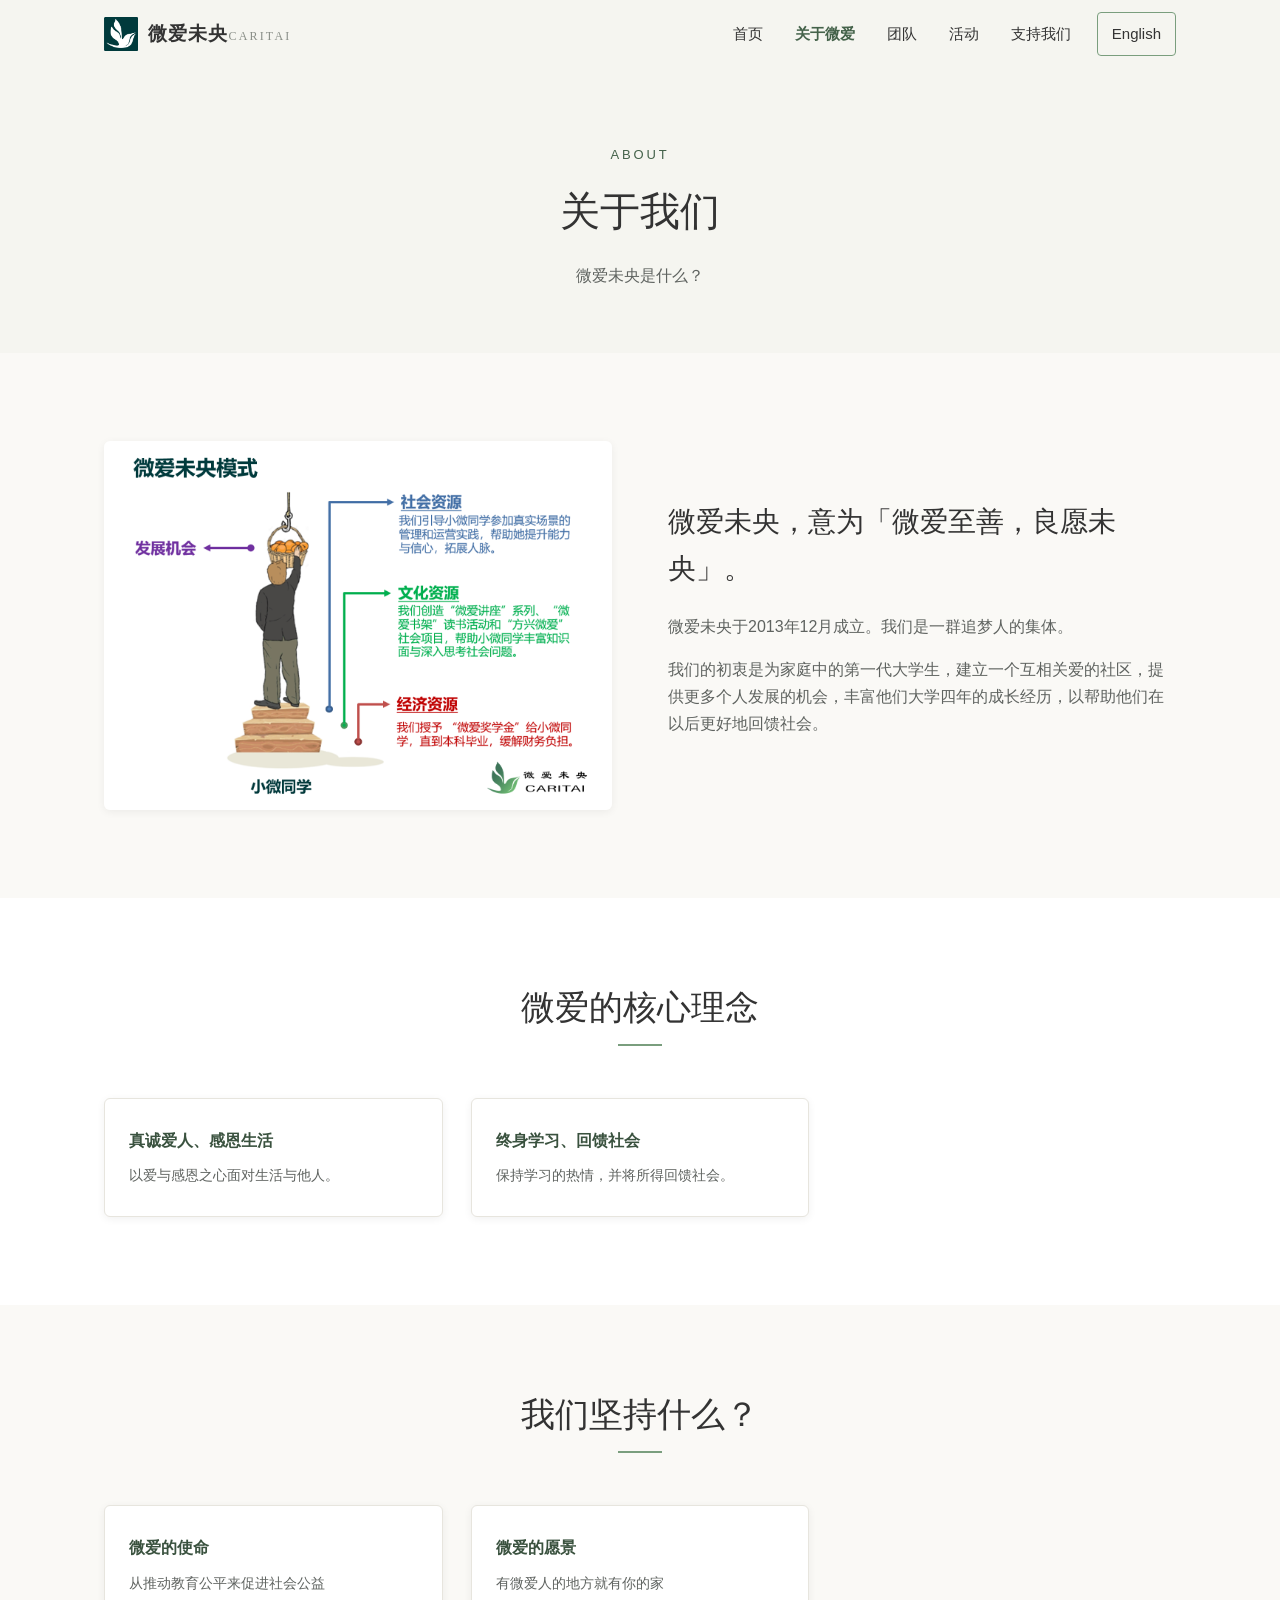
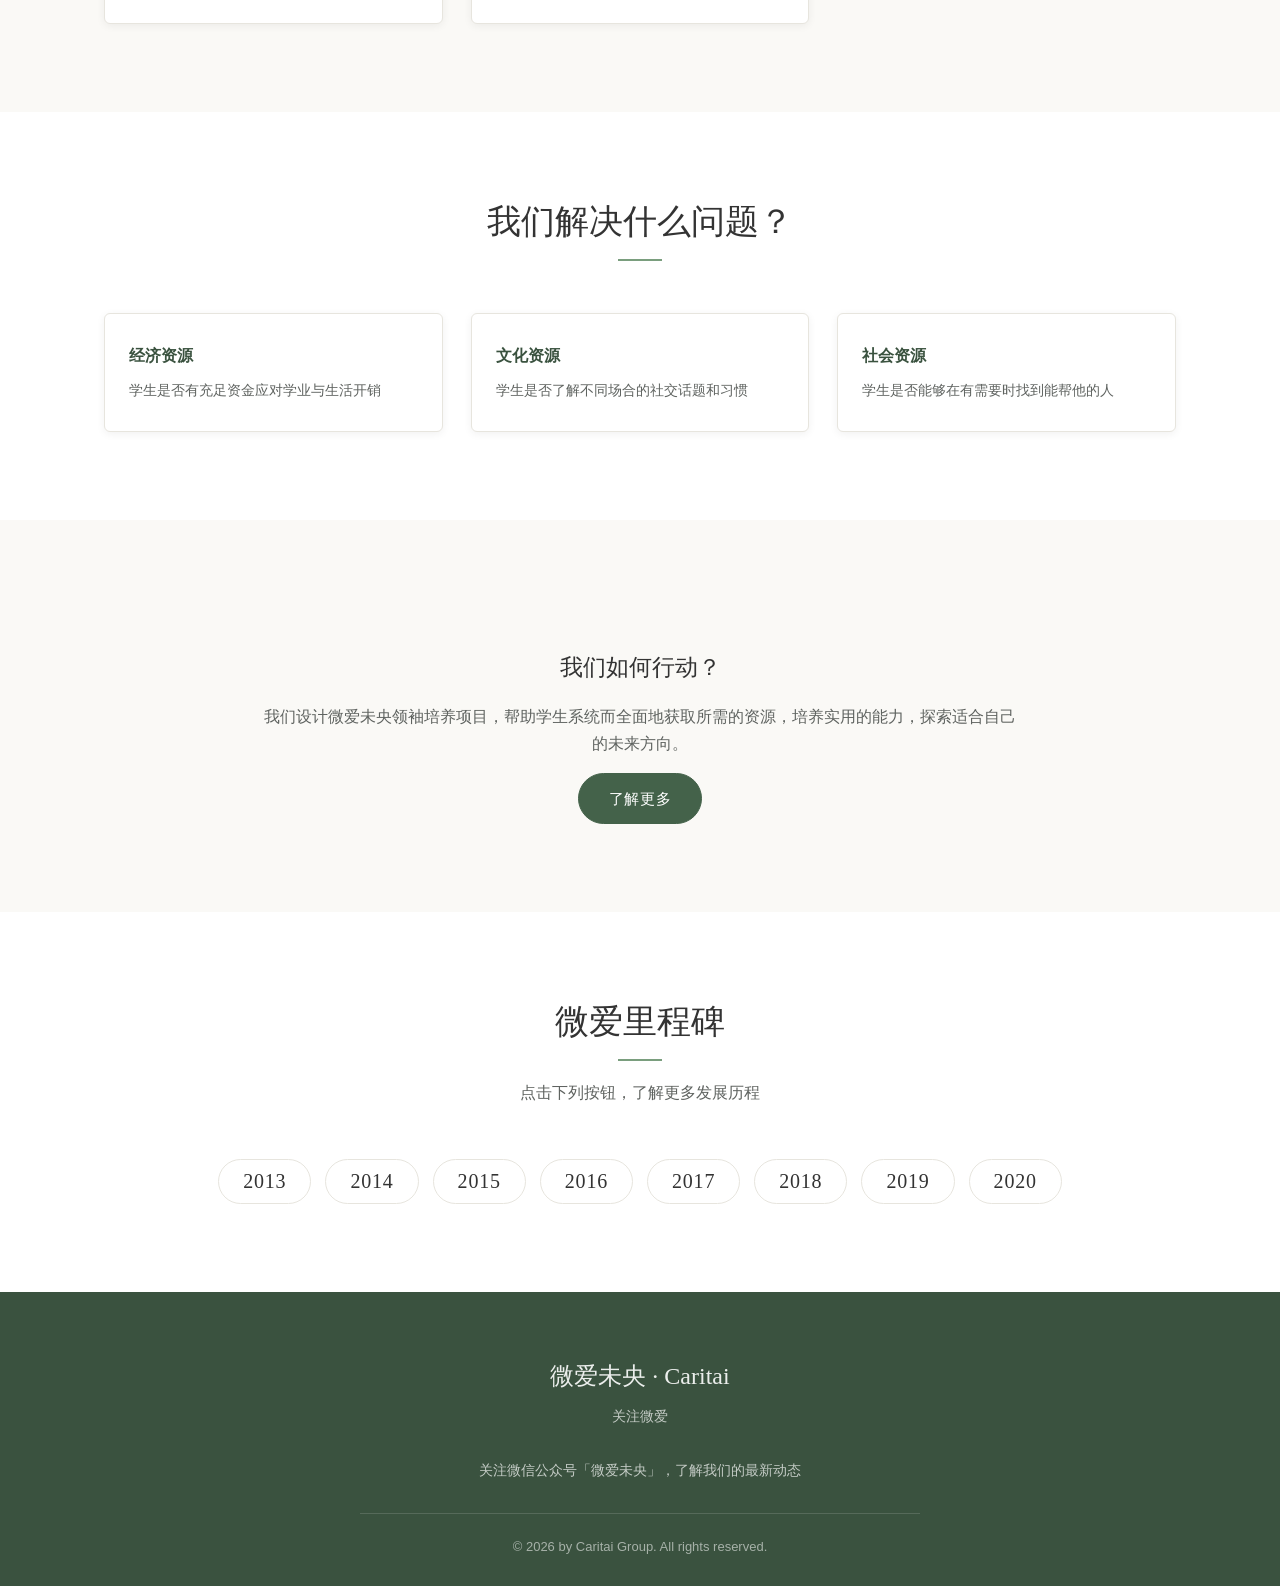
<file: about-us.html>
<!DOCTYPE html>
<html lang="zh-CN" data-page="about" data-lang="zh">
<head>
<meta charset="UTF-8">
<meta name="viewport" content="width=device-width, initial-scale=1.0">
<title>关于我们 | 微爱未央 Caritai</title>
<meta name="description" content="微爱未央于2013年12月成立，是一个追梦人的集体，致力于为第一代大学生建立互相关爱的社区。">
<link rel="stylesheet" href="css/style.css">
</head>
<body>

<header class="site-header">
  <div class="container">
    <nav class="nav" id="nav"></nav>
  </div>
</header>

<main>
  <section class="page-hero">
    <div class="container">
      <span class="eyebrow">About</span>
      <h1>关于我们</h1>
      <p>微爱未央是什么？</p>
    </div>
  </section>

  <!-- 简介 -->
  <section class="section">
    <div class="container">
      <div class="split">
        <div class="split-media">
          <img src="assets/pages/about-us_1.png" alt="关于微爱未央" onerror="this.onerror=null;this.style.display='none';">
        </div>
        <div class="split-body">
          <h2>微爱未央，意为「微爱至善，良愿未央」。</h2>
          <p>微爱未央于2013年12月成立。我们是一群追梦人的集体。</p>
          <p>我们的初衷是为家庭中的第一代大学生，建立一个互相关爱的社区，提供更多个人发展的机会，丰富他们大学四年的成长经历，以帮助他们在以后更好地回馈社会。</p>
        </div>
      </div>
    </div>
  </section>

  <!-- 核心理念 -->
  <section class="section" style="background:#fff;">
    <div class="container">
      <div class="section-head">
        <h2 class="section-title">微爱的核心理念</h2>
        <div class="section-divider"></div>
      </div>
      <div class="card-row">
        <div class="info-card">
          <h4>真诚爱人、感恩生活</h4>
          <p>以爱与感恩之心面对生活与他人。</p>
        </div>
        <div class="info-card">
          <h4>终身学习、回馈社会</h4>
          <p>保持学习的热情，并将所得回馈社会。</p>
        </div>
      </div>
    </div>
  </section>

  <!-- 使命与愿景 -->
  <section class="section">
    <div class="container">
      <div class="section-head">
        <h2 class="section-title">我们坚持什么？</h2>
        <div class="section-divider"></div>
      </div>
      <div class="card-row">
        <div class="info-card">
          <h4>微爱的使命</h4>
          <p>从推动教育公平来促进社会公益</p>
        </div>
        <div class="info-card">
          <h4>微爱的愿景</h4>
          <p>有微爱人的地方就有你的家</p>
        </div>
      </div>
    </div>
  </section>

  <!-- 我们解决什么问题 -->
  <section class="section" style="background:#fff;">
    <div class="container">
      <div class="section-head">
        <h2 class="section-title">我们解决什么问题？</h2>
        <div class="section-divider"></div>
      </div>
      <div class="card-row">
        <div class="info-card">
          <h4>经济资源</h4>
          <p>学生是否有充足资金应对学业与生活开销</p>
        </div>
        <div class="info-card">
          <h4>文化资源</h4>
          <p>学生是否了解不同场合的社交话题和习惯</p>
        </div>
        <div class="info-card">
          <h4>社会资源</h4>
          <p>学生是否能够在有需要时找到能帮他的人</p>
        </div>
      </div>
    </div>
  </section>

  <!-- 我们如何行动 -->
  <section class="section">
    <div class="container">
      <div class="prose" style="text-align:center;">
        <h3>我们如何行动？</h3>
        <p>我们设计微爱未央领袖培养项目，帮助学生系统而全面地获取所需的资源，培养实用的能力，探索适合自己的未来方向。</p>
        <a class="btn btn-solid" href="events.html">了解更多</a>
      </div>
    </div>
  </section>

  <!-- 里程碑 -->
  <section class="section" style="background:#fff;">
    <div class="container">
      <div class="section-head">
        <h2 class="section-title">微爱里程碑</h2>
        <div class="section-divider"></div>
        <p class="section-lead">点击下列按钮，了解更多发展历程</p>
      </div>
      <div id="milestones" class="milestones"></div>
    </div>
  </section>
</main>

<footer class="site-footer" id="footer"></footer>

<div class="modal-overlay" id="milestoneModal" aria-hidden="true"></div>

<script src="js/milestones-data.js"></script>
<script src="js/main.js"></script>
</body>
</html>
</file>
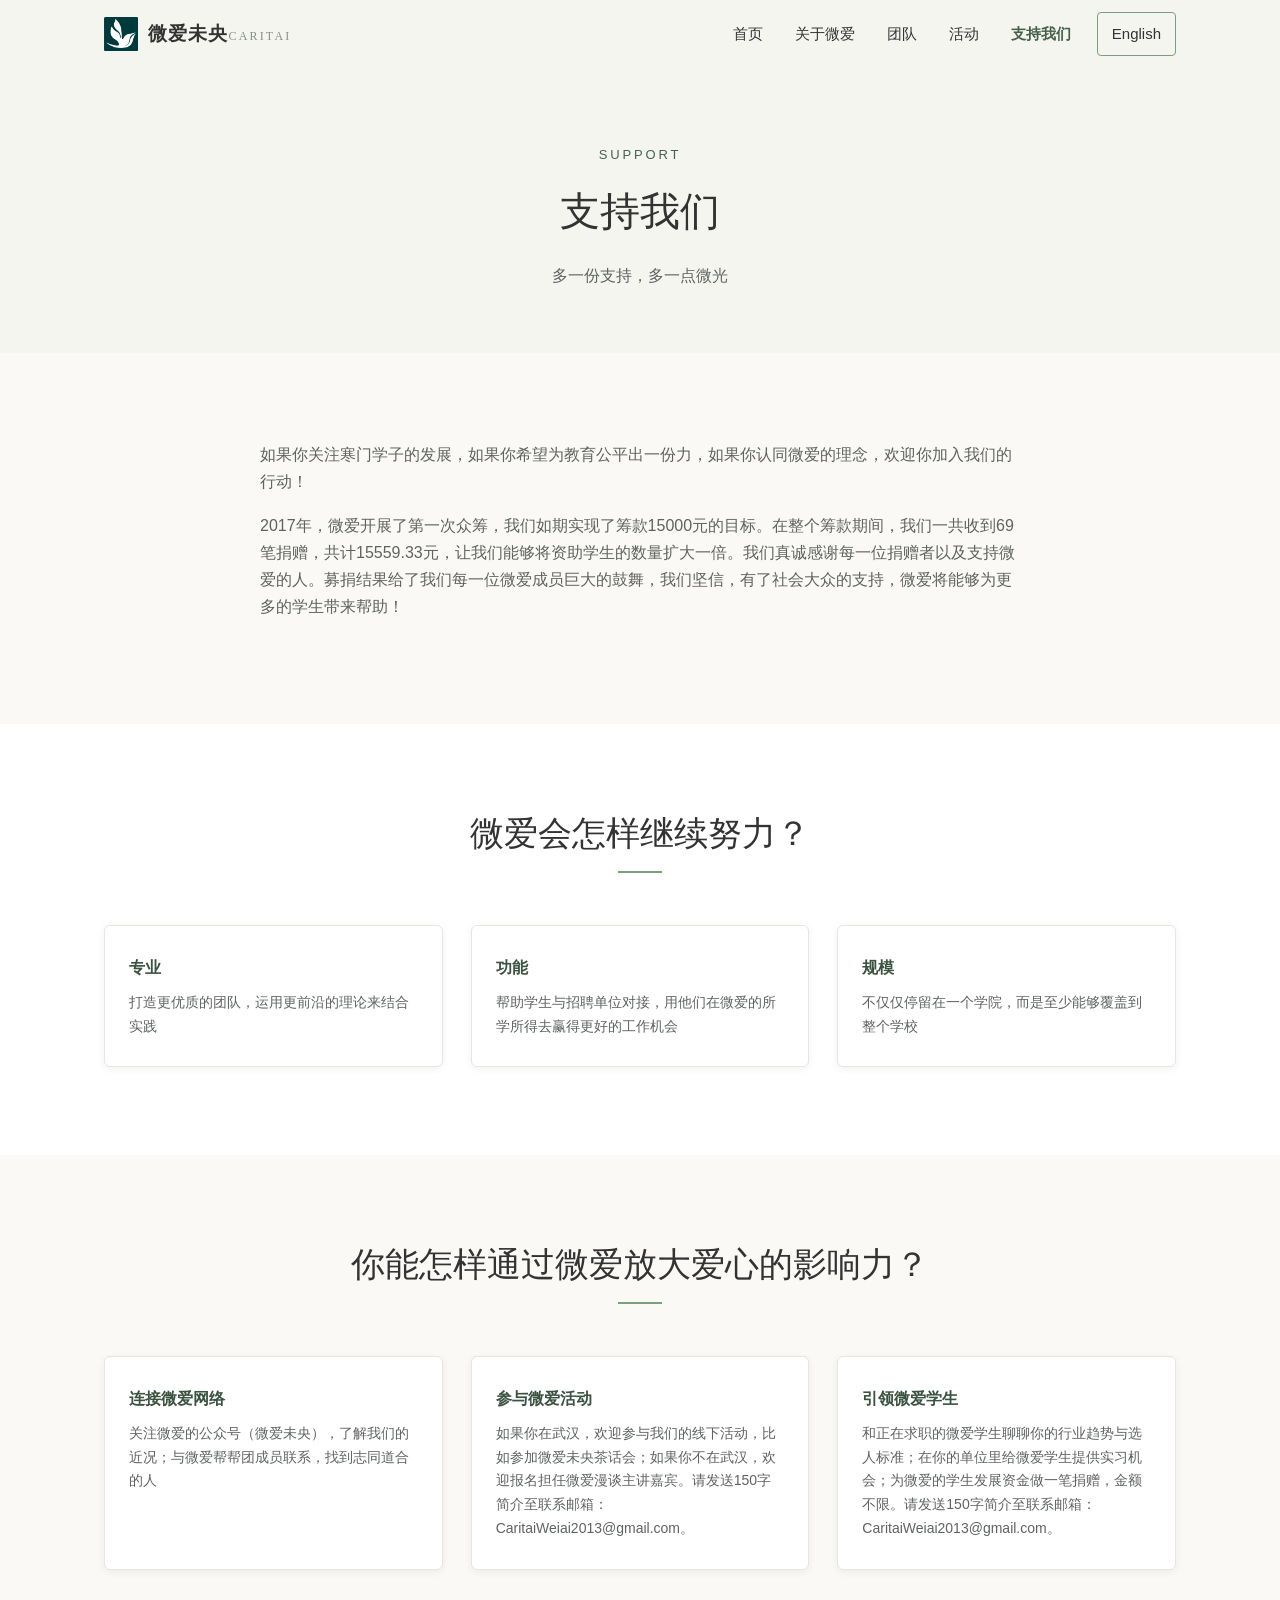
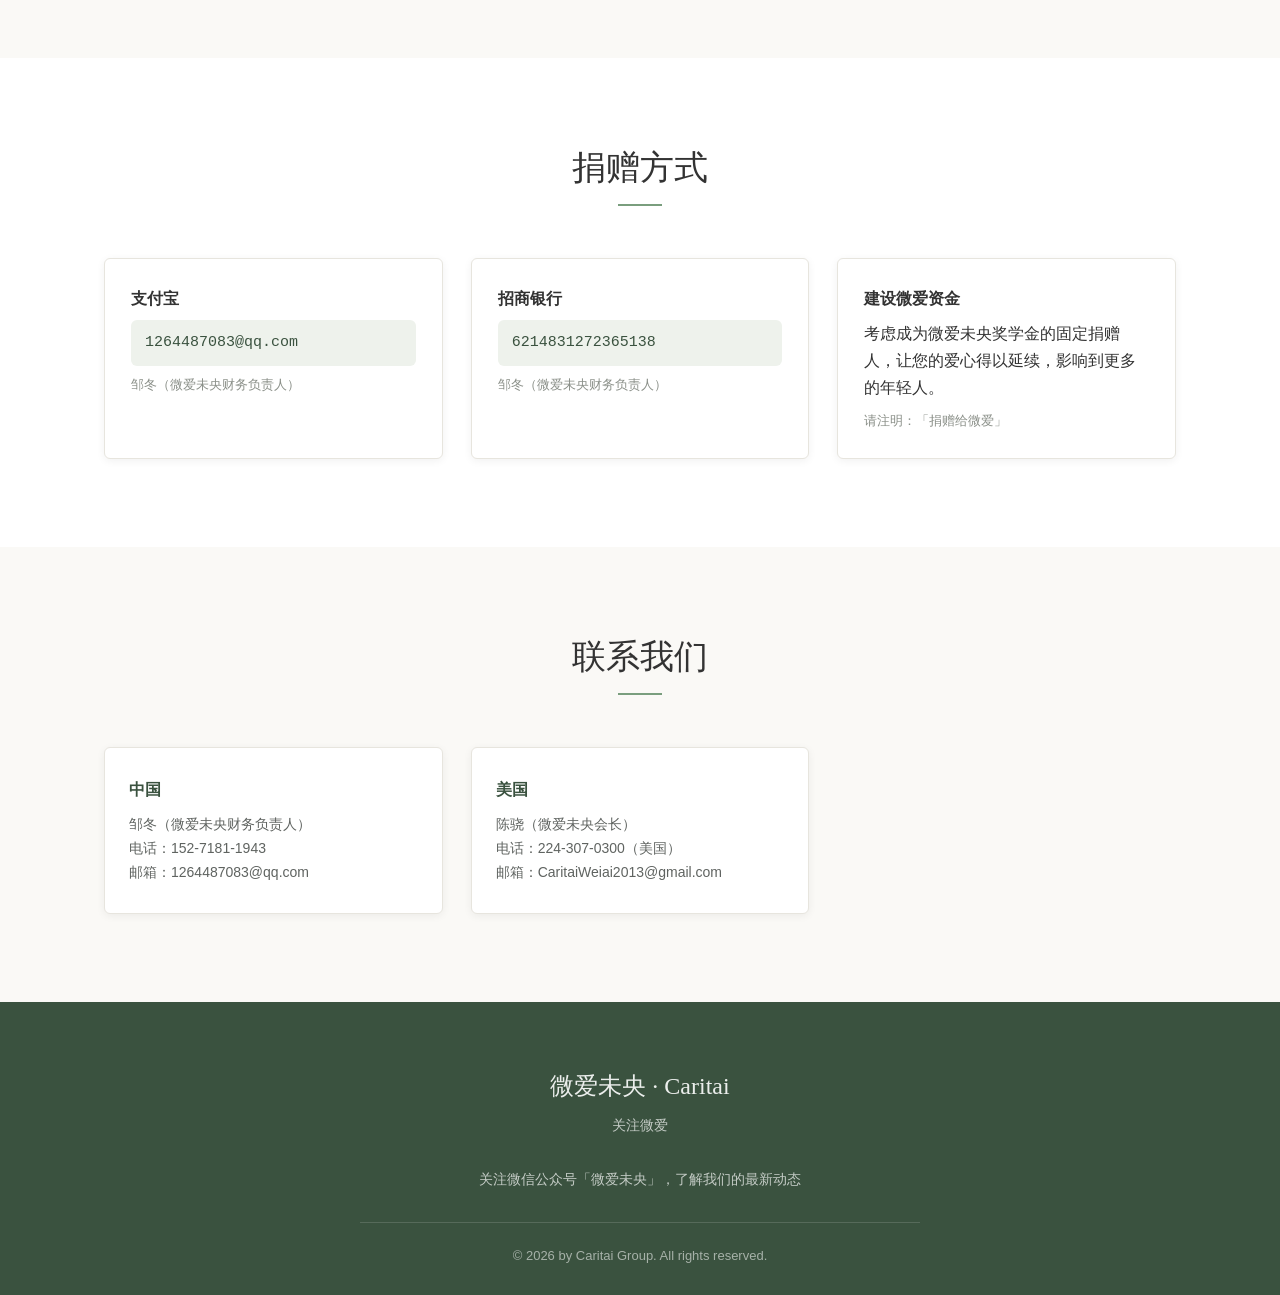
<file: contact-us.html>
<!DOCTYPE html>
<html lang="zh-CN" data-page="support" data-lang="zh">
<head>
<meta charset="UTF-8">
<meta name="viewport" content="width=device-width, initial-scale=1.0">
<title>支持我们 | 微爱未央 Caritai</title>
<meta name="description" content="支持微爱未央：通过捐赠、参与活动或引领学生，为第一代大学生提供成长机会。">
<link rel="stylesheet" href="css/style.css">
</head>
<body>

<header class="site-header">
  <div class="container">
    <nav class="nav" id="nav"></nav>
  </div>
</header>

<main>
  <section class="page-hero">
    <div class="container">
      <span class="eyebrow">Support</span>
      <h1>支持我们</h1>
      <p>多一份支持，多一点微光</p>
    </div>
  </section>

  <!-- 引言 -->
  <section class="section">
    <div class="container">
      <div class="prose">
        <p>如果你关注寒门学子的发展，如果你希望为教育公平出一份力，如果你认同微爱的理念，欢迎你加入我们的行动！</p>
        <p>2017年，微爱开展了第一次众筹，我们如期实现了筹款15000元的目标。在整个筹款期间，我们一共收到69笔捐赠，共计15559.33元，让我们能够将资助学生的数量扩大一倍。我们真诚感谢每一位捐赠者以及支持微爱的人。募捐结果给了我们每一位微爱成员巨大的鼓舞，我们坚信，有了社会大众的支持，微爱将能够为更多的学生带来帮助！</p>
      </div>
    </div>
  </section>

  <!-- 继续努力 -->
  <section class="section" style="background:#fff;">
    <div class="container">
      <div class="section-head">
        <h2 class="section-title">微爱会怎样继续努力？</h2>
        <div class="section-divider"></div>
      </div>
      <div class="card-row">
        <div class="info-card">
          <h4>专业</h4>
          <p>打造更优质的团队，运用更前沿的理论来结合实践</p>
        </div>
        <div class="info-card">
          <h4>功能</h4>
          <p>帮助学生与招聘单位对接，用他们在微爱的所学所得去赢得更好的工作机会</p>
        </div>
        <div class="info-card">
          <h4>规模</h4>
          <p>不仅仅停留在一个学院，而是至少能够覆盖到整个学校</p>
        </div>
      </div>
    </div>
  </section>

  <!-- 你能怎样 -->
  <section class="section">
    <div class="container">
      <div class="section-head">
        <h2 class="section-title">你能怎样通过微爱放大爱心的影响力？</h2>
        <div class="section-divider"></div>
      </div>
      <div class="card-row">
        <div class="info-card">
          <h4>连接微爱网络</h4>
          <p>关注微爱的公众号（微爱未央），了解我们的近况；与微爱帮帮团成员联系，找到志同道合的人</p>
        </div>
        <div class="info-card">
          <h4>参与微爱活动</h4>
          <p>如果你在武汉，欢迎参与我们的线下活动，比如参加微爱未央茶话会；如果你不在武汉，欢迎报名担任微爱漫谈主讲嘉宾。请发送150字简介至联系邮箱：CaritaiWeiai2013@gmail.com。</p>
        </div>
        <div class="info-card">
          <h4>引领微爱学生</h4>
          <p>和正在求职的微爱学生聊聊你的行业趋势与选人标准；在你的单位里给微爱学生提供实习机会；为微爱的学生发展资金做一笔捐赠，金额不限。请发送150字简介至联系邮箱：CaritaiWeiai2013@gmail.com。</p>
        </div>
      </div>
    </div>
  </section>

  <!-- 捐赠方式 -->
  <section class="section" style="background:#fff;">
    <div class="container">
      <div class="section-head">
        <h2 class="section-title">捐赠方式</h2>
        <div class="section-divider"></div>
      </div>
      <div class="card-row">
        <div class="donate-card">
          <h4>支付宝</h4>
          <div class="pay-account">1264487083@qq.com</div>
          <p class="meta">邹冬（微爱未央财务负责人）</p>
        </div>
        <div class="donate-card">
          <h4>招商银行</h4>
          <div class="pay-account">6214831272365138</div>
          <p class="meta">邹冬（微爱未央财务负责人）</p>
        </div>
        <div class="donate-card">
          <h4>建设微爱资金</h4>
          <p>考虑成为微爱未央奖学金的固定捐赠人，让您的爱心得以延续，影响到更多的年轻人。</p>
          <p class="meta" style="margin-top:8px;">请注明：「捐赠给微爱」</p>
        </div>
      </div>
    </div>
  </section>

  <!-- 联系我们 -->
  <section class="section">
    <div class="container">
      <div class="section-head">
        <h2 class="section-title">联系我们</h2>
        <div class="section-divider"></div>
      </div>
      <div class="card-row">
        <div class="info-card">
          <h4>中国</h4>
          <p>邹冬（微爱未央财务负责人）<br>电话：152-7181-1943<br>邮箱：1264487083@qq.com</p>
        </div>
        <div class="info-card">
          <h4>美国</h4>
          <p>陈骁（微爱未央会长）<br>电话：224-307-0300（美国）<br>邮箱：CaritaiWeiai2013@gmail.com</p>
        </div>
      </div>
    </div>
  </section>
</main>

<footer class="site-footer" id="footer"></footer>
<script src="js/main.js"></script>
</body>
</html>
</file>
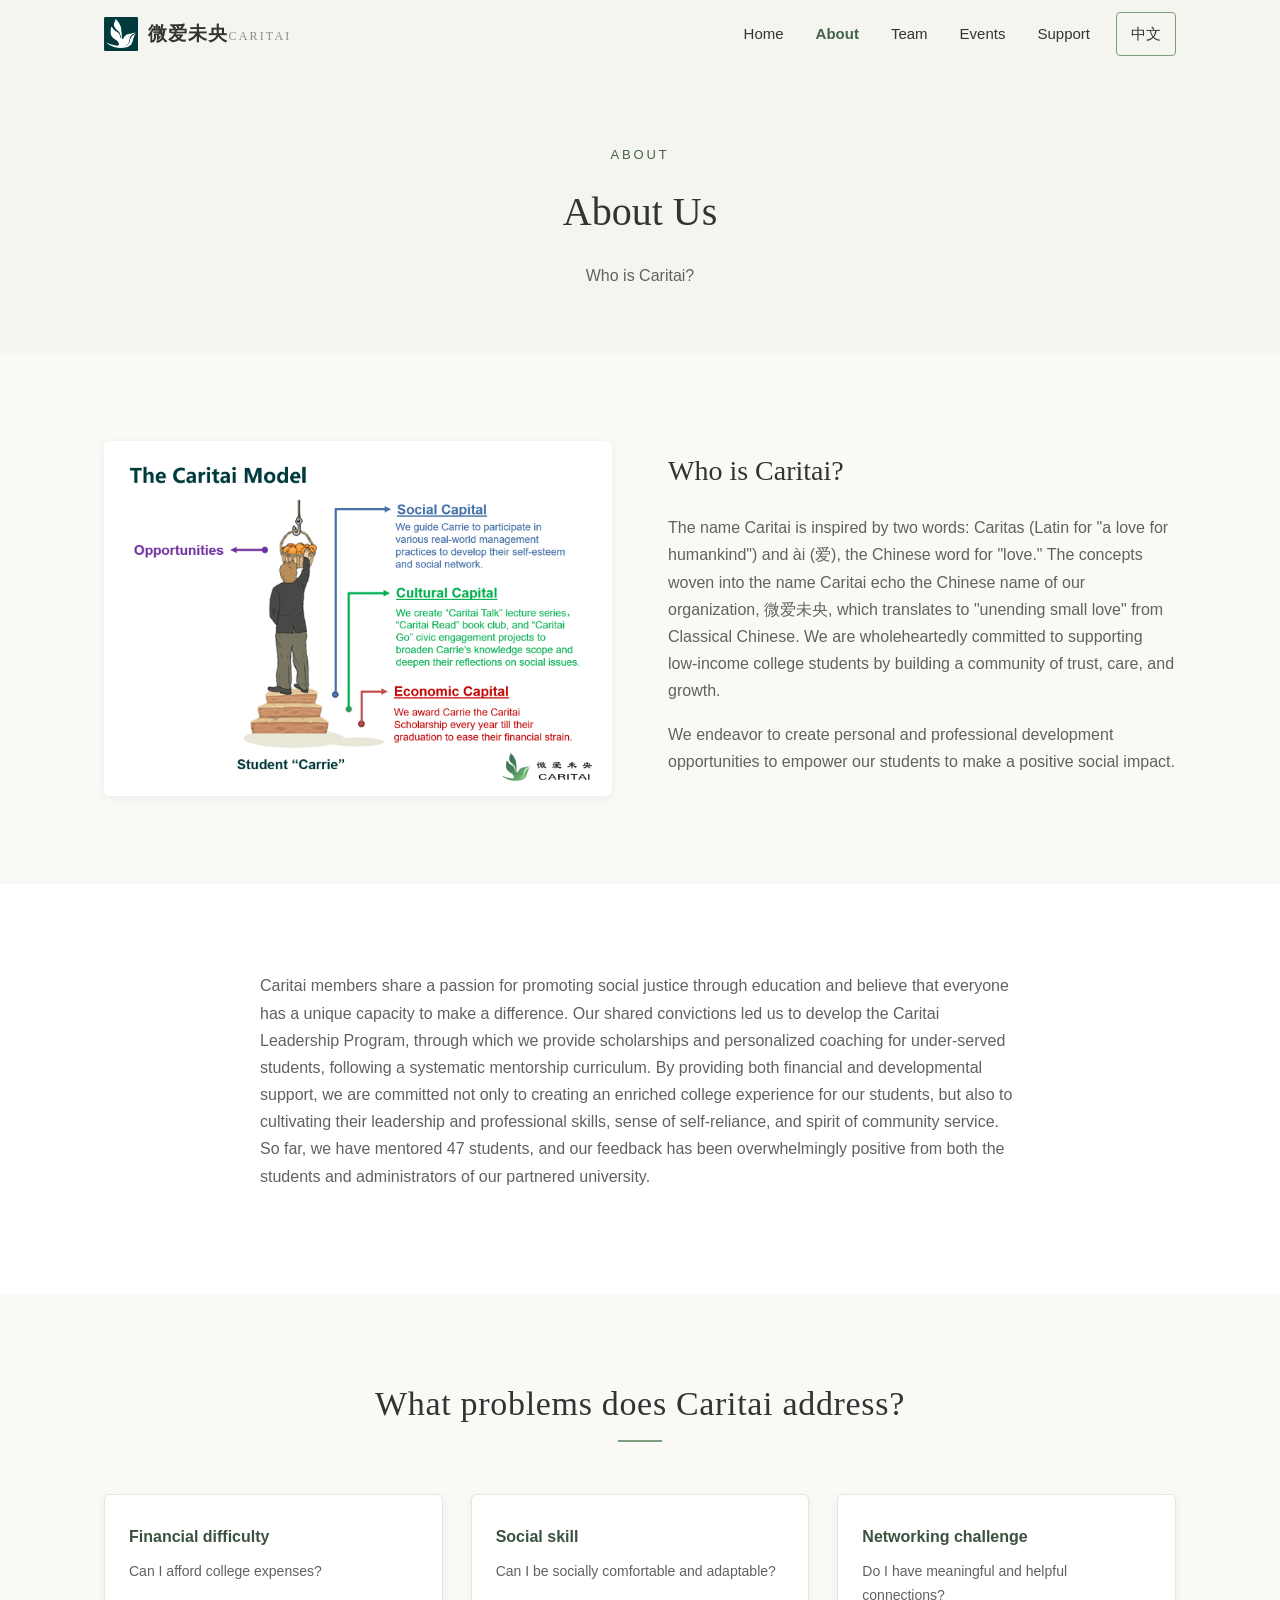
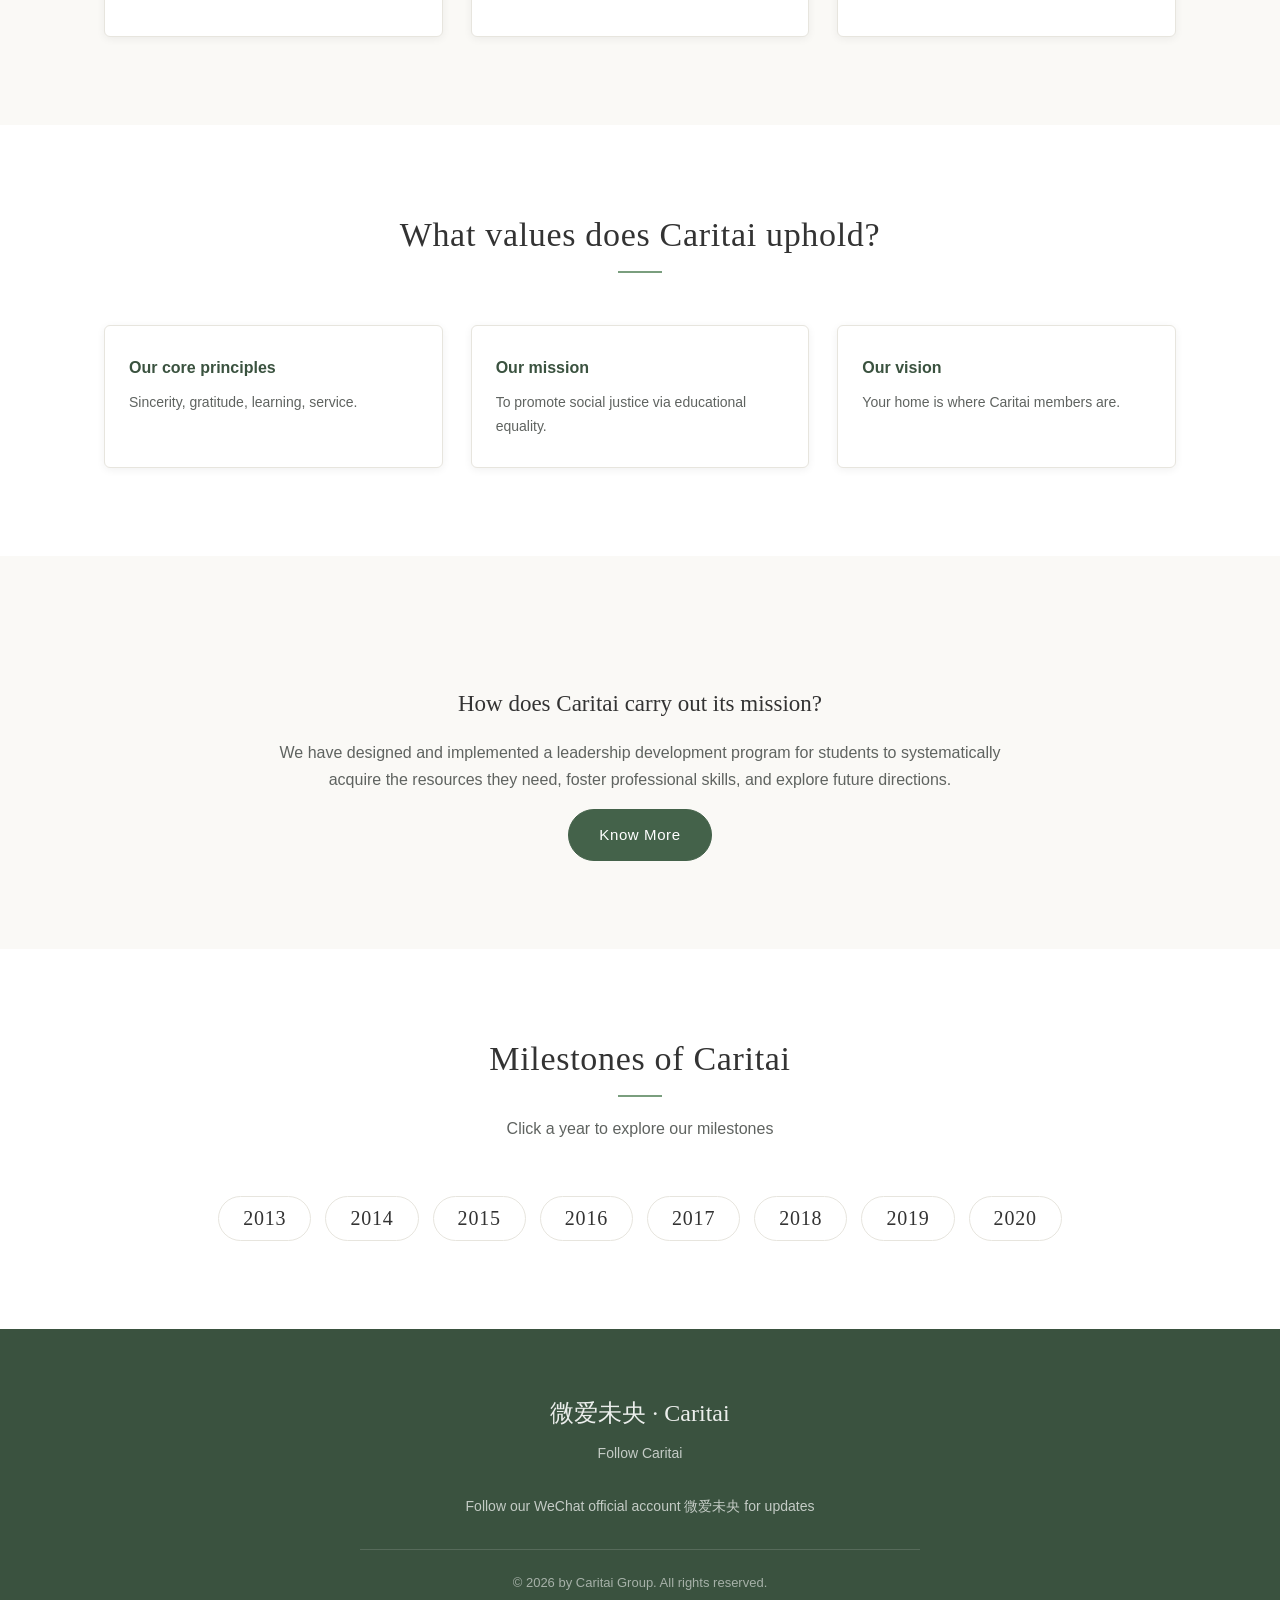
<file: eng-about.html>
<!DOCTYPE html>
<html lang="en" data-page="about" data-lang="en">
<head>
<meta charset="UTF-8">
<meta name="viewport" content="width=device-width, initial-scale=1.0">
<title>About Us | Caritai</title>
<meta name="description" content="Caritai is inspired by Caritas (Latin for a love for humankind) and 爱 (love). We support low-income college students through a community of trust, care and growth.">
<link rel="stylesheet" href="css/style.css">
</head>
<body>

<header class="site-header">
  <div class="container">
    <nav class="nav" id="nav"></nav>
  </div>
</header>

<main>
  <section class="page-hero">
    <div class="container">
      <span class="eyebrow">About</span>
      <h1>About Us</h1>
      <p>Who is Caritai?</p>
    </div>
  </section>

  <!-- Who is Caritai -->
  <section class="section">
    <div class="container">
      <div class="split">
        <div class="split-media">
          <img src="assets/pages/eng-about_2.png" alt="Caritai model" onerror="this.onerror=null;this.style.display='none';">
        </div>
        <div class="split-body">
          <h2>Who is Caritai?</h2>
          <p>The name Caritai is inspired by two words: Caritas (Latin for "a love for humankind") and ài (爱), the Chinese word for "love." The concepts woven into the name Caritai echo the Chinese name of our organization, 微爱未央, which translates to "unending small love" from Classical Chinese. We are wholeheartedly committed to supporting low-income college students by building a community of trust, care, and growth.</p>
          <p>We endeavor to create personal and professional development opportunities to empower our students to make a positive social impact.</p>
        </div>
      </div>
    </div>
  </section>

  <!-- Full mission -->
  <section class="section" style="background:#fff;">
    <div class="container">
      <div class="prose">
        <p>Caritai members share a passion for promoting social justice through education and believe that everyone has a unique capacity to make a difference. Our shared convictions led us to develop the Caritai Leadership Program, through which we provide scholarships and personalized coaching for under-served students, following a systematic mentorship curriculum. By providing both financial and developmental support, we are committed not only to creating an enriched college experience for our students, but also to cultivating their leadership and professional skills, sense of self-reliance, and spirit of community service. So far, we have mentored 47 students, and our feedback has been overwhelmingly positive from both the students and administrators of our partnered university.</p>
      </div>
    </div>
  </section>

  <!-- What problems -->
  <section class="section">
    <div class="container">
      <div class="section-head">
        <h2 class="section-title en">What problems does Caritai address?</h2>
        <div class="section-divider"></div>
      </div>
      <div class="card-row">
        <div class="info-card">
          <h4>Financial difficulty</h4>
          <p>Can I afford college expenses?</p>
        </div>
        <div class="info-card">
          <h4>Social skill</h4>
          <p>Can I be socially comfortable and adaptable?</p>
        </div>
        <div class="info-card">
          <h4>Networking challenge</h4>
          <p>Do I have meaningful and helpful connections?</p>
        </div>
      </div>
    </div>
  </section>

  <!-- Values -->
  <section class="section" style="background:#fff;">
    <div class="container">
      <div class="section-head">
        <h2 class="section-title en">What values does Caritai uphold?</h2>
        <div class="section-divider"></div>
      </div>
      <div class="card-row">
        <div class="info-card">
          <h4>Our core principles</h4>
          <p>Sincerity, gratitude, learning, service.</p>
        </div>
        <div class="info-card">
          <h4>Our mission</h4>
          <p>To promote social justice via educational equality.</p>
        </div>
        <div class="info-card">
          <h4>Our vision</h4>
          <p>Your home is where Caritai members are.</p>
        </div>
      </div>
    </div>
  </section>

  <!-- How -->
  <section class="section">
    <div class="container">
      <div class="prose" style="text-align:center;">
        <h3>How does Caritai carry out its mission?</h3>
        <p>We have designed and implemented a leadership development program for students to systematically acquire the resources they need, foster professional skills, and explore future directions.</p>
        <a class="btn btn-solid" href="eng-event.html">Know More</a>
      </div>
    </div>
  </section>

  <!-- Milestones -->
  <section class="section" style="background:#fff;">
    <div class="container">
      <div class="section-head">
        <h2 class="section-title en">Milestones of Caritai</h2>
        <div class="section-divider"></div>
        <p class="section-lead">Click a year to explore our milestones</p>
      </div>
      <div id="milestones" class="milestones"></div>
    </div>
  </section>
</main>

<footer class="site-footer" id="footer"></footer>

<div class="modal-overlay" id="milestoneModal" aria-hidden="true"></div>

<script src="js/milestones-data.js"></script>
<script src="js/main.js"></script>
</body>
</html>
</file>
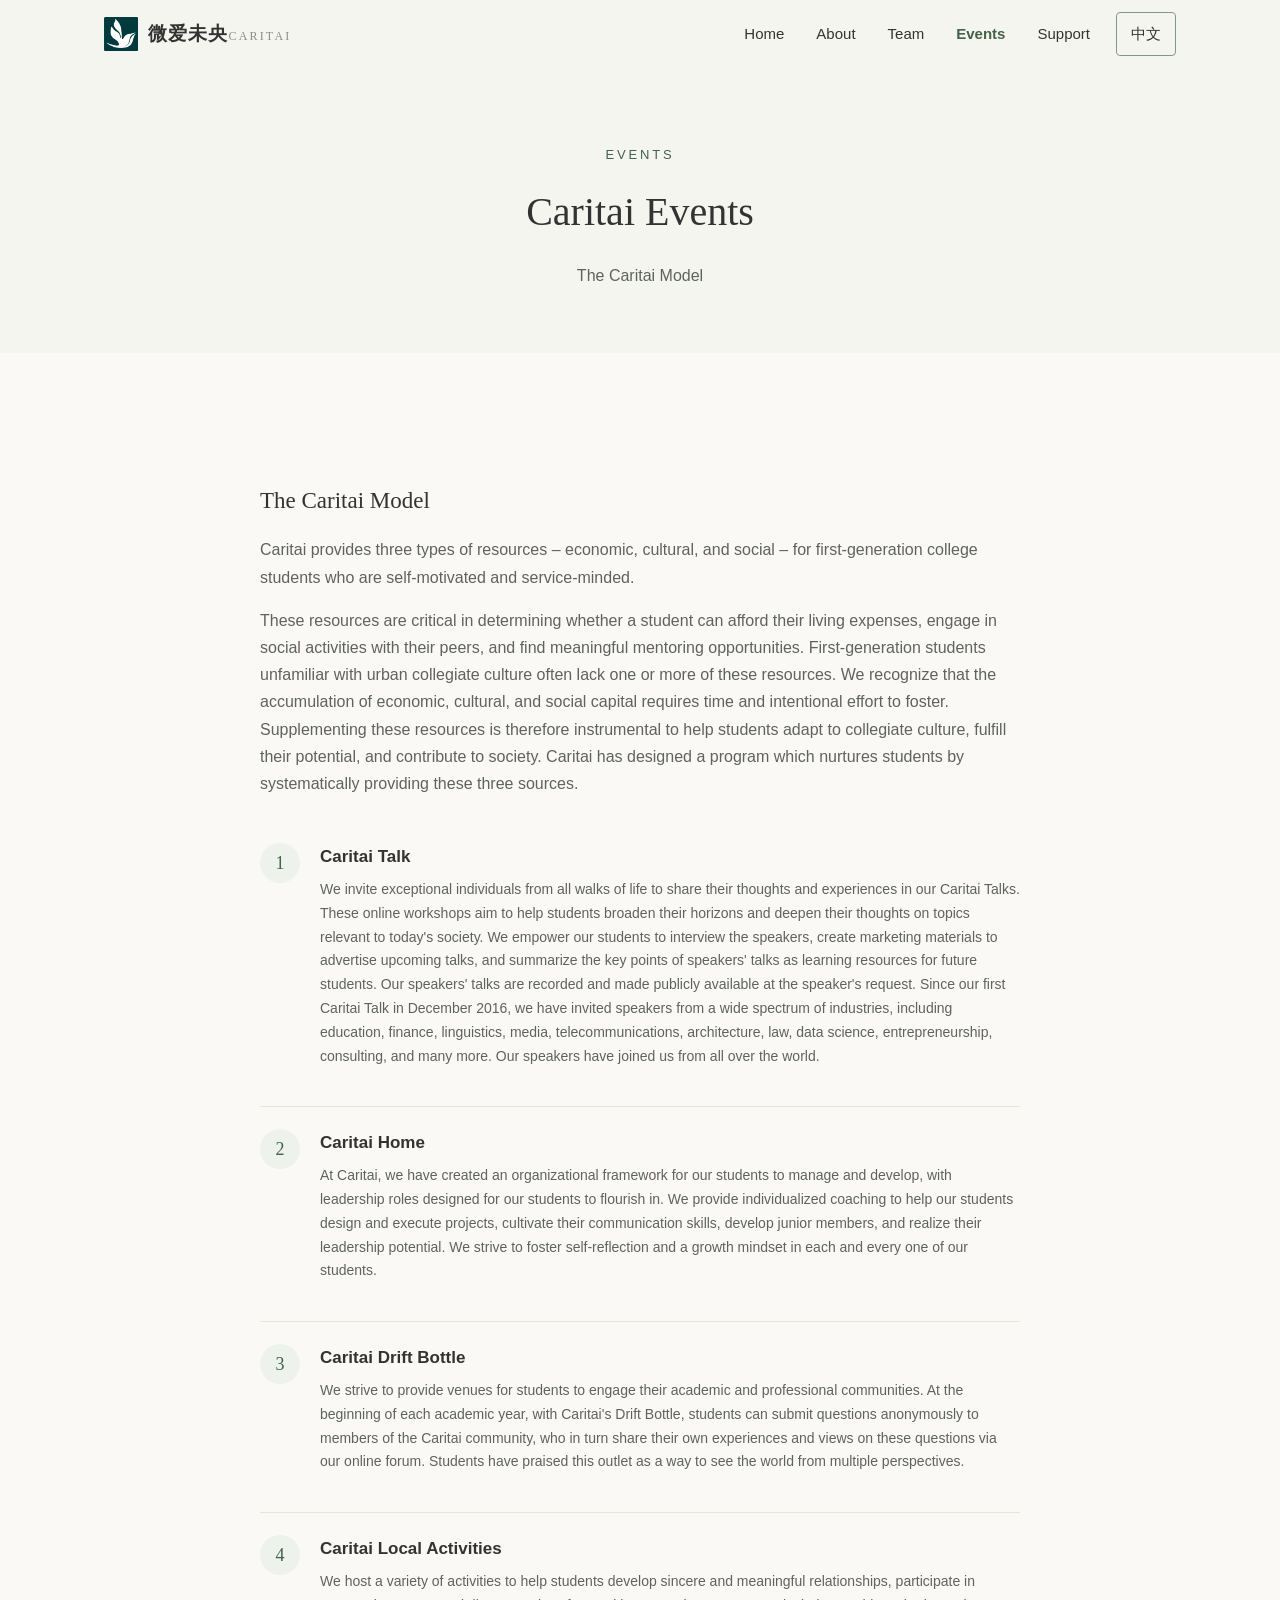
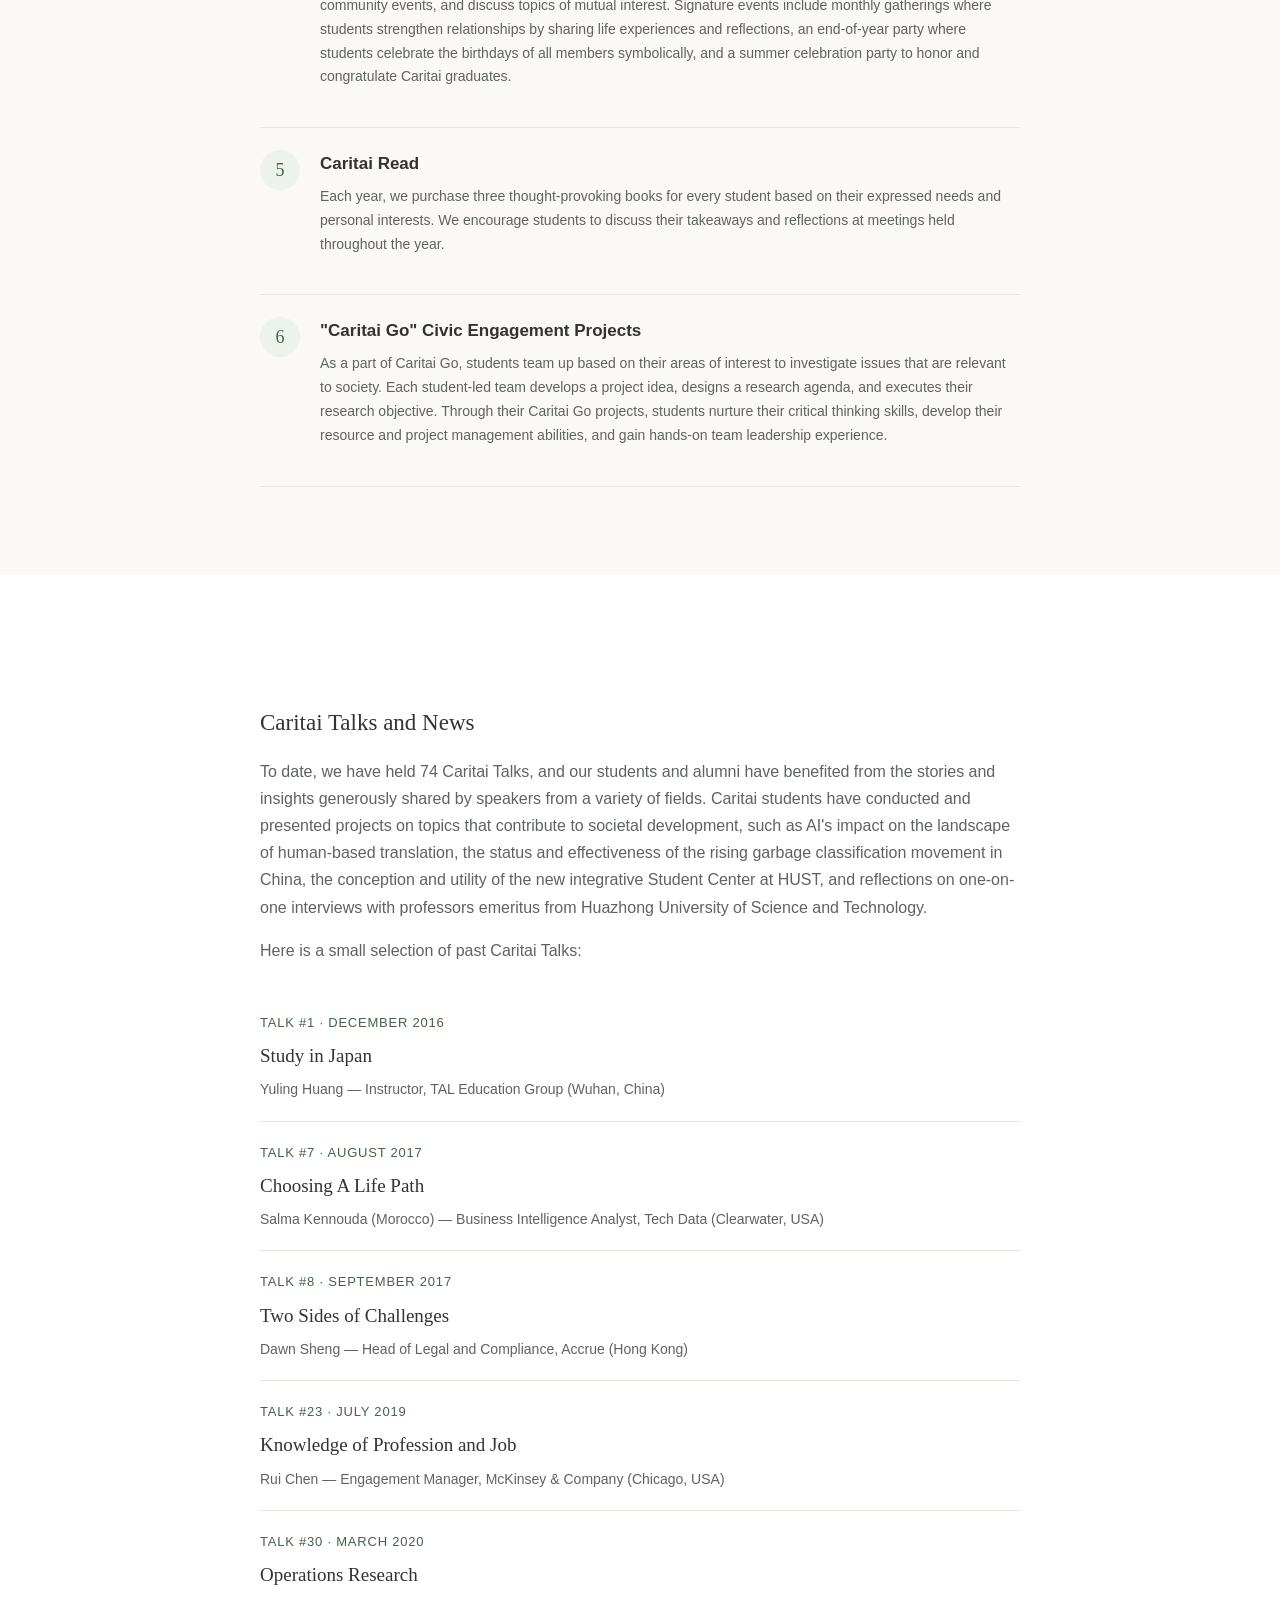
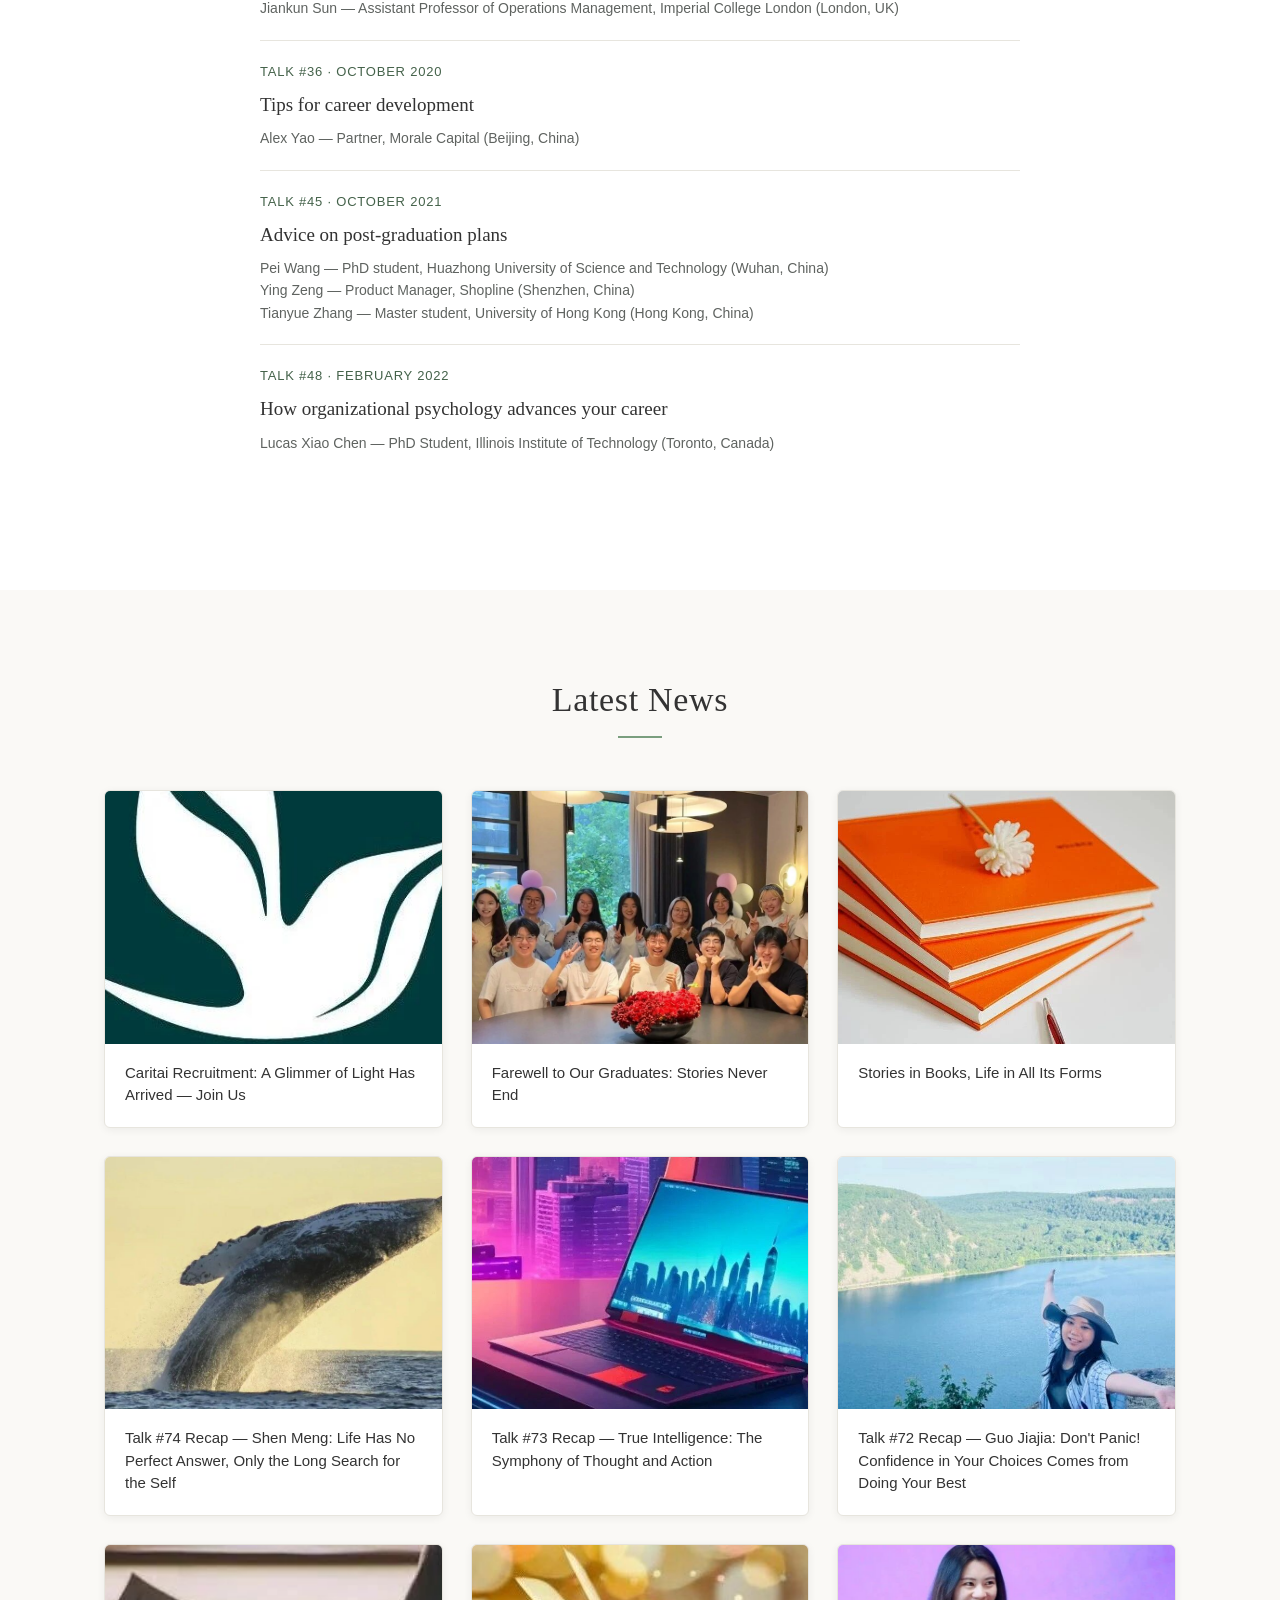
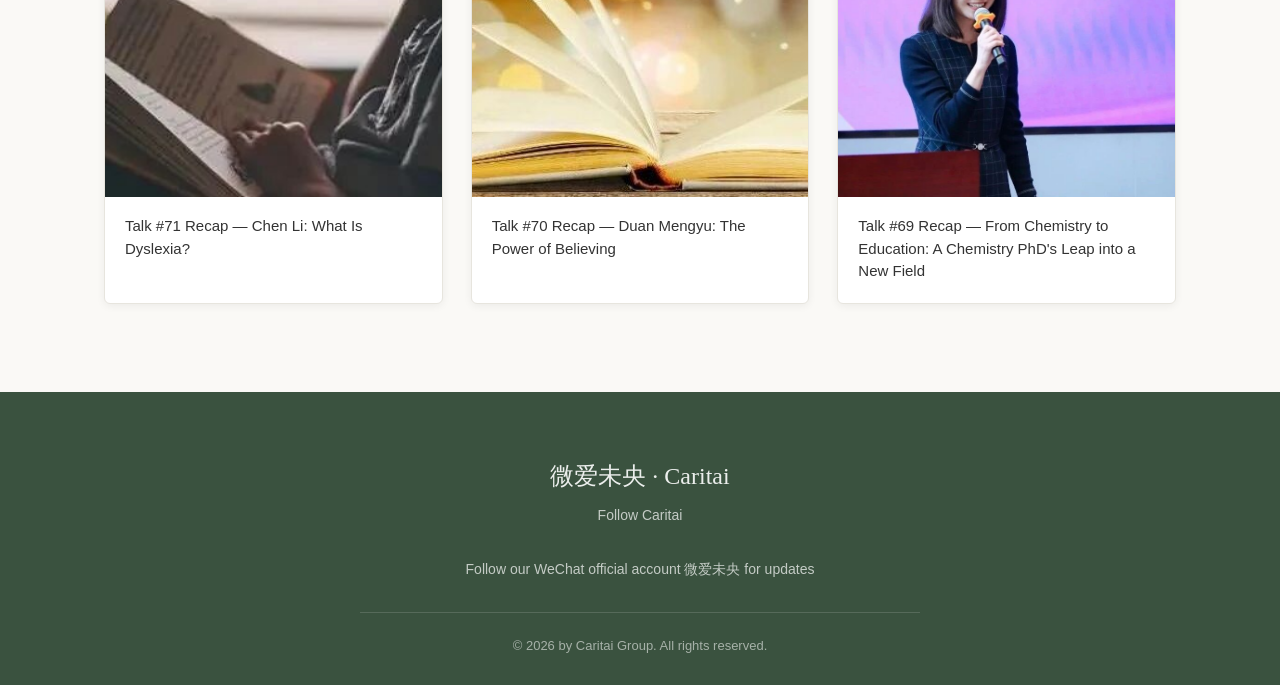
<file: eng-event.html>
<!DOCTYPE html>
<html lang="en" data-page="events" data-lang="en">
<head>
<meta charset="UTF-8">
<meta name="viewport" content="width=device-width, initial-scale=1.0">
<title>Events | Caritai</title>
<meta name="description" content="The Caritai Model provides economic, cultural and social resources through Caritai Talk, Caritai Home, Caritai Drift Bottle and more.">
<link rel="stylesheet" href="css/style.css">
</head>
<body>

<header class="site-header">
  <div class="container">
    <nav class="nav" id="nav"></nav>
  </div>
</header>

<main>
  <section class="page-hero">
    <div class="container">
      <span class="eyebrow">Events</span>
      <h1>Caritai Events</h1>
      <p>The Caritai Model</p>
    </div>
  </section>

  <!-- The Caritai Model -->
  <section class="section">
    <div class="container">
      <div class="prose">
        <h3>The Caritai Model</h3>
        <p>Caritai provides three types of resources – economic, cultural, and social – for first-generation college students who are self-motivated and service-minded.</p>
        <p>These resources are critical in determining whether a student can afford their living expenses, engage in social activities with their peers, and find meaningful mentoring opportunities. First-generation students unfamiliar with urban collegiate culture often lack one or more of these resources. We recognize that the accumulation of economic, cultural, and social capital requires time and intentional effort to foster. Supplementing these resources is therefore instrumental to help students adapt to collegiate culture, fulfill their potential, and contribute to society. Caritai has designed a program which nurtures students by systematically providing these three sources.</p>

        <div class="event-list" style="margin-top:24px;">
          <div class="event-item">
            <div>
              <h4>Caritai Talk</h4>
              <p>We invite exceptional individuals from all walks of life to share their thoughts and experiences in our Caritai Talks. These online workshops aim to help students broaden their horizons and deepen their thoughts on topics relevant to today's society. We empower our students to interview the speakers, create marketing materials to advertise upcoming talks, and summarize the key points of speakers' talks as learning resources for future students. Our speakers' talks are recorded and made publicly available at the speaker's request. Since our first Caritai Talk in December 2016, we have invited speakers from a wide spectrum of industries, including education, finance, linguistics, media, telecommunications, architecture, law, data science, entrepreneurship, consulting, and many more. Our speakers have joined us from all over the world.</p>
            </div>
          </div>
          <div class="event-item">
            <div>
              <h4>Caritai Home</h4>
              <p>At Caritai, we have created an organizational framework for our students to manage and develop, with leadership roles designed for our students to flourish in. We provide individualized coaching to help our students design and execute projects, cultivate their communication skills, develop junior members, and realize their leadership potential. We strive to foster self-reflection and a growth mindset in each and every one of our students.</p>
            </div>
          </div>
          <div class="event-item">
            <div>
              <h4>Caritai Drift Bottle</h4>
              <p>We strive to provide venues for students to engage their academic and professional communities. At the beginning of each academic year, with Caritai's Drift Bottle, students can submit questions anonymously to members of the Caritai community, who in turn share their own experiences and views on these questions via our online forum. Students have praised this outlet as a way to see the world from multiple perspectives.</p>
            </div>
          </div>
          <div class="event-item">
            <div>
              <h4>Caritai Local Activities</h4>
              <p>We host a variety of activities to help students develop sincere and meaningful relationships, participate in community events, and discuss topics of mutual interest. Signature events include monthly gatherings where students strengthen relationships by sharing life experiences and reflections, an end-of-year party where students celebrate the birthdays of all members symbolically, and a summer celebration party to honor and congratulate Caritai graduates.</p>
            </div>
          </div>
          <div class="event-item">
            <div>
              <h4>Caritai Read</h4>
              <p>Each year, we purchase three thought-provoking books for every student based on their expressed needs and personal interests. We encourage students to discuss their takeaways and reflections at meetings held throughout the year.</p>
            </div>
          </div>
          <div class="event-item">
            <div>
              <h4>"Caritai Go" Civic Engagement Projects</h4>
              <p>As a part of Caritai Go, students team up based on their areas of interest to investigate issues that are relevant to society. Each student-led team develops a project idea, designs a research agenda, and executes their research objective. Through their Caritai Go projects, students nurture their critical thinking skills, develop their resource and project management abilities, and gain hands-on team leadership experience.</p>
            </div>
          </div>
        </div>
      </div>
    </div>
  </section>

  <!-- Caritai Talks and News -->
  <section class="section" style="background:#fff;">
    <div class="container">
      <div class="prose">
        <h3>Caritai Talks and News</h3>
        <p>To date, we have held 74 Caritai Talks, and our students and alumni have benefited from the stories and insights generously shared by speakers from a variety of fields. Caritai students have conducted and presented projects on topics that contribute to societal development, such as AI's impact on the landscape of human-based translation, the status and effectiveness of the rising garbage classification movement in China, the conception and utility of the new integrative Student Center at HUST, and reflections on one-on-one interviews with professors emeritus from Huazhong University of Science and Technology.</p>
        <p>Here is a small selection of past Caritai Talks:</p>

        <div class="talk-list">
          <div class="talk-item"><div class="talk-meta">Talk #1 · December 2016</div><div class="talk-topic">Study in Japan</div><div class="talk-speaker">Yuling Huang — Instructor, TAL Education Group (Wuhan, China)</div></div>
          <div class="talk-item"><div class="talk-meta">Talk #7 · August 2017</div><div class="talk-topic">Choosing A Life Path</div><div class="talk-speaker">Salma Kennouda (Morocco) — Business Intelligence Analyst, Tech Data (Clearwater, USA)</div></div>
          <div class="talk-item"><div class="talk-meta">Talk #8 · September 2017</div><div class="talk-topic">Two Sides of Challenges</div><div class="talk-speaker">Dawn Sheng — Head of Legal and Compliance, Accrue (Hong Kong)</div></div>
          <div class="talk-item"><div class="talk-meta">Talk #23 · July 2019</div><div class="talk-topic">Knowledge of Profession and Job</div><div class="talk-speaker">Rui Chen — Engagement Manager, McKinsey &amp; Company (Chicago, USA)</div></div>
          <div class="talk-item"><div class="talk-meta">Talk #30 · March 2020</div><div class="talk-topic">Operations Research</div><div class="talk-speaker">Jiankun Sun — Assistant Professor of Operations Management, Imperial College London (London, UK)</div></div>
          <div class="talk-item"><div class="talk-meta">Talk #36 · October 2020</div><div class="talk-topic">Tips for career development</div><div class="talk-speaker">Alex Yao — Partner, Morale Capital (Beijing, China)</div></div>
          <div class="talk-item"><div class="talk-meta">Talk #45 · October 2021</div><div class="talk-topic">Advice on post-graduation plans</div><div class="talk-speaker">Pei Wang — PhD student, Huazhong University of Science and Technology (Wuhan, China)<br>Ying Zeng — Product Manager, Shopline (Shenzhen, China)<br>Tianyue Zhang — Master student, University of Hong Kong (Hong Kong, China)</div></div>
          <div class="talk-item"><div class="talk-meta">Talk #48 · February 2022</div><div class="talk-topic">How organizational psychology advances your career</div><div class="talk-speaker">Lucas Xiao Chen — PhD Student, Illinois Institute of Technology (Toronto, Canada)</div></div>
        </div>
      </div>
    </div>
  </section>

  <!-- 最近动态 / Recent news -->
  <section class="section">
    <div class="container">
      <div class="section-head">
        <h2 class="section-title en">Latest News</h2>
        <div class="section-divider"></div>
      </div>
      <div class="news-grid">
        <a class="news-card" href="https://mp.weixin.qq.com/s/balibURBcczDpcS0rTQmPw" target="_blank" rel="noopener">
          <div class="news-thumb"><img src="assets/pages/events_10.jpg" alt="Caritai recruitment" loading="lazy"></div>
          <div class="news-body"><div class="news-title">Caritai Recruitment: A Glimmer of Light Has Arrived — Join Us</div></div>
        </a>
        <a class="news-card" href="https://mp.weixin.qq.com/s/r7K16nLIm8EWXpE8fSPCCg" target="_blank" rel="noopener">
          <div class="news-thumb"><img src="assets/pages/events_11.jpg" alt="Farewell to graduates" loading="lazy"></div>
          <div class="news-body"><div class="news-title">Farewell to Our Graduates: Stories Never End</div></div>
        </a>
        <a class="news-card" href="https://mp.weixin.qq.com/s/TCPxrvka7h6D-lEwPCgY2A" target="_blank" rel="noopener">
          <div class="news-thumb"><img src="assets/pages/events_12.jpg" alt="Caritai reading club" loading="lazy"></div>
          <div class="news-body"><div class="news-title">Stories in Books, Life in All Its Forms</div></div>
        </a>
        <a class="news-card" href="https://mp.weixin.qq.com/s/c7nZot2fseHrwGlYCevPbw" target="_blank" rel="noopener">
          <div class="news-thumb"><img src="assets/pages/events_13.jpg" alt="Talk #74 recap" loading="lazy"></div>
          <div class="news-body"><div class="news-title">Talk #74 Recap — Shen Meng: Life Has No Perfect Answer, Only the Long Search for the Self</div></div>
        </a>
        <a class="news-card" href="https://mp.weixin.qq.com/s/SyvZ1BKLvP7kO9WJv7mDYw" target="_blank" rel="noopener">
          <div class="news-thumb"><img src="assets/pages/events_15.jpg" alt="Talk #73 recap" loading="lazy"></div>
          <div class="news-body"><div class="news-title">Talk #73 Recap — True Intelligence: The Symphony of Thought and Action</div></div>
        </a>
        <a class="news-card" href="https://mp.weixin.qq.com/s/G4HsUP7BuJzunibqcmYxPg" target="_blank" rel="noopener">
          <div class="news-thumb"><img src="assets/pages/events_17.jpg" alt="Talk #72 recap" loading="lazy"></div>
          <div class="news-body"><div class="news-title">Talk #72 Recap — Guo Jiajia: Don't Panic! Confidence in Your Choices Comes from Doing Your Best</div></div>
        </a>
        <a class="news-card" href="https://mp.weixin.qq.com/s/k024VwPIhWuQVT4IUnrxKw" target="_blank" rel="noopener">
          <div class="news-thumb"><img src="assets/pages/events_22.jpg" alt="Talk #71 recap" loading="lazy"></div>
          <div class="news-body"><div class="news-title">Talk #71 Recap — Chen Li: What Is Dyslexia?</div></div>
        </a>
        <a class="news-card" href="https://mp.weixin.qq.com/s/V0sjPCAcywLU9LtFtu__jQ" target="_blank" rel="noopener">
          <div class="news-thumb"><img src="assets/pages/events_23.jpg" alt="Talk #70 recap" loading="lazy"></div>
          <div class="news-body"><div class="news-title">Talk #70 Recap — Duan Mengyu: The Power of Believing</div></div>
        </a>
        <a class="news-card" href="https://mp.weixin.qq.com/s/FWQqP68Fqor5gVHJUPcM7Q" target="_blank" rel="noopener">
          <div class="news-thumb"><img src="assets/pages/events_19.jpg" alt="Talk #69 recap" loading="lazy"></div>
          <div class="news-body"><div class="news-title">Talk #69 Recap — From Chemistry to Education: A Chemistry PhD's Leap into a New Field</div></div>
        </a>
      </div>
    </div>
  </section>
</main>

<footer class="site-footer" id="footer"></footer>
<script src="js/main.js"></script>
</body>
</html>
</file>
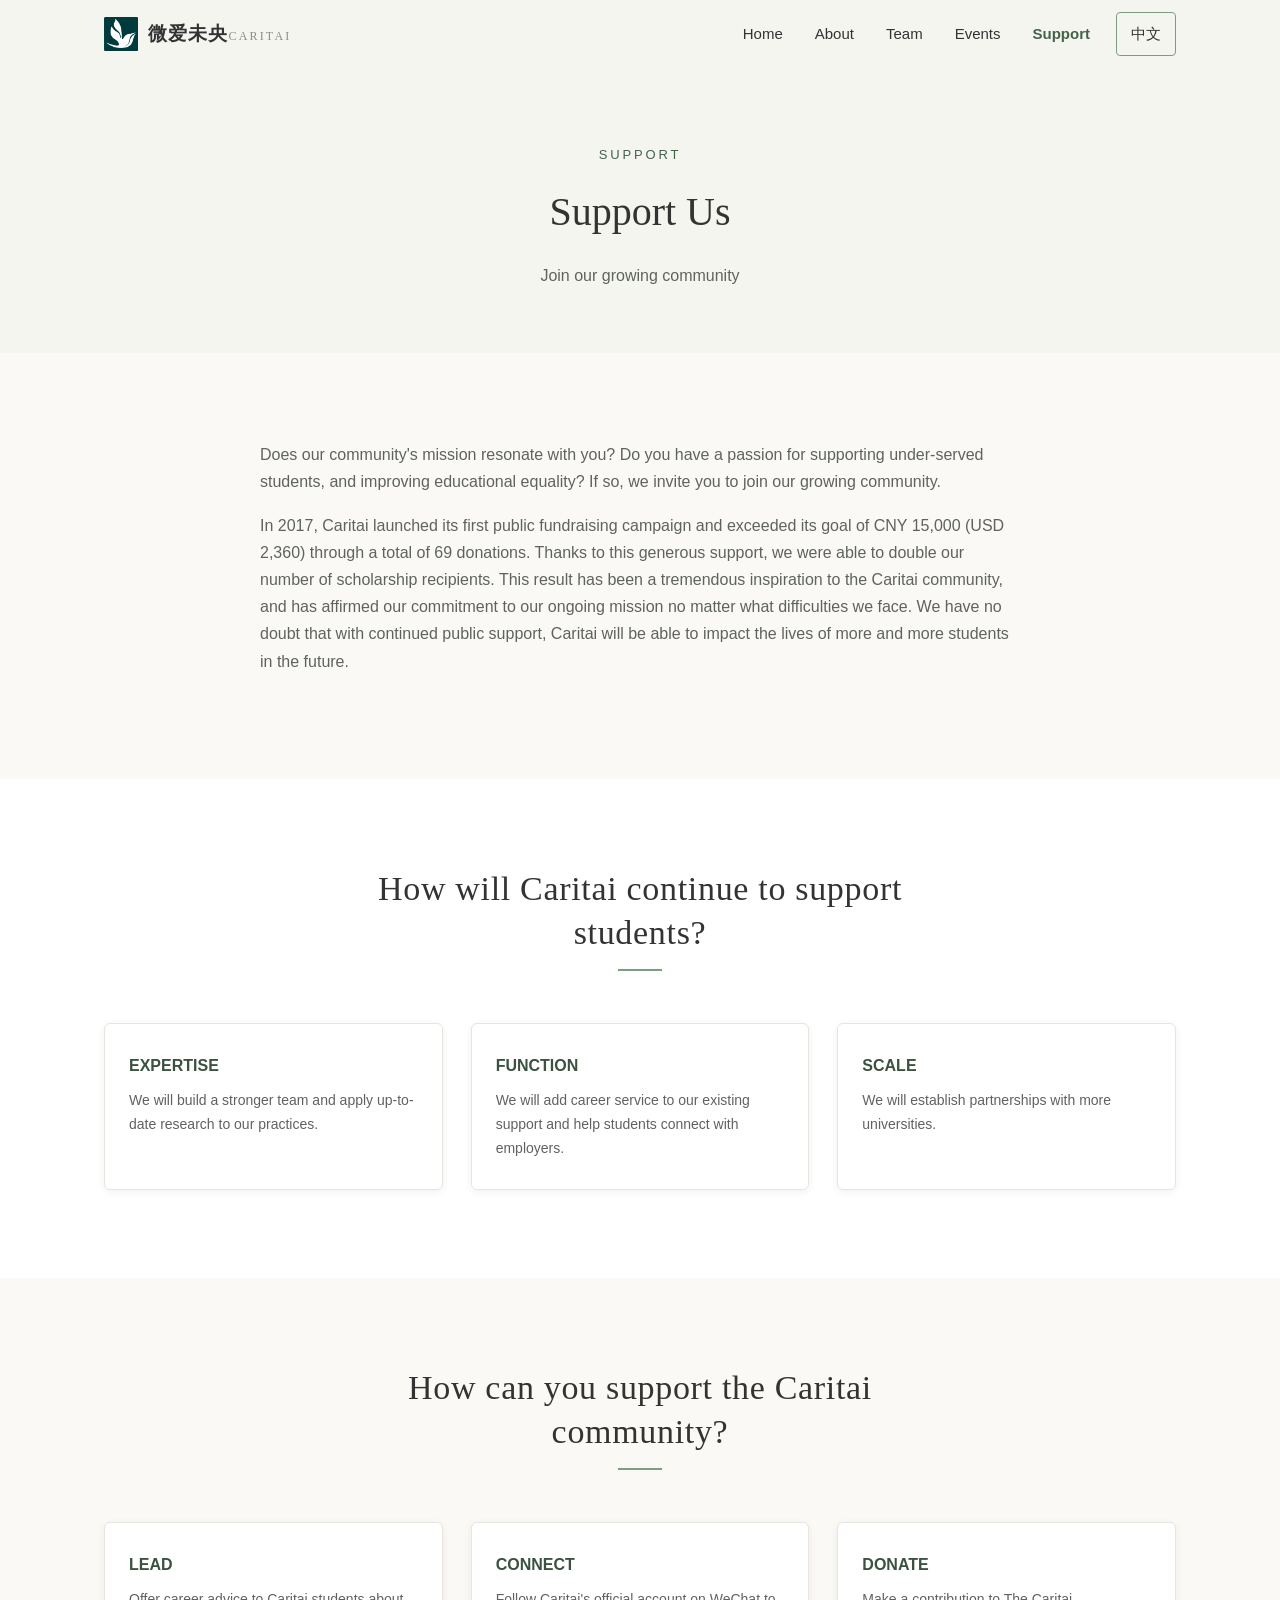
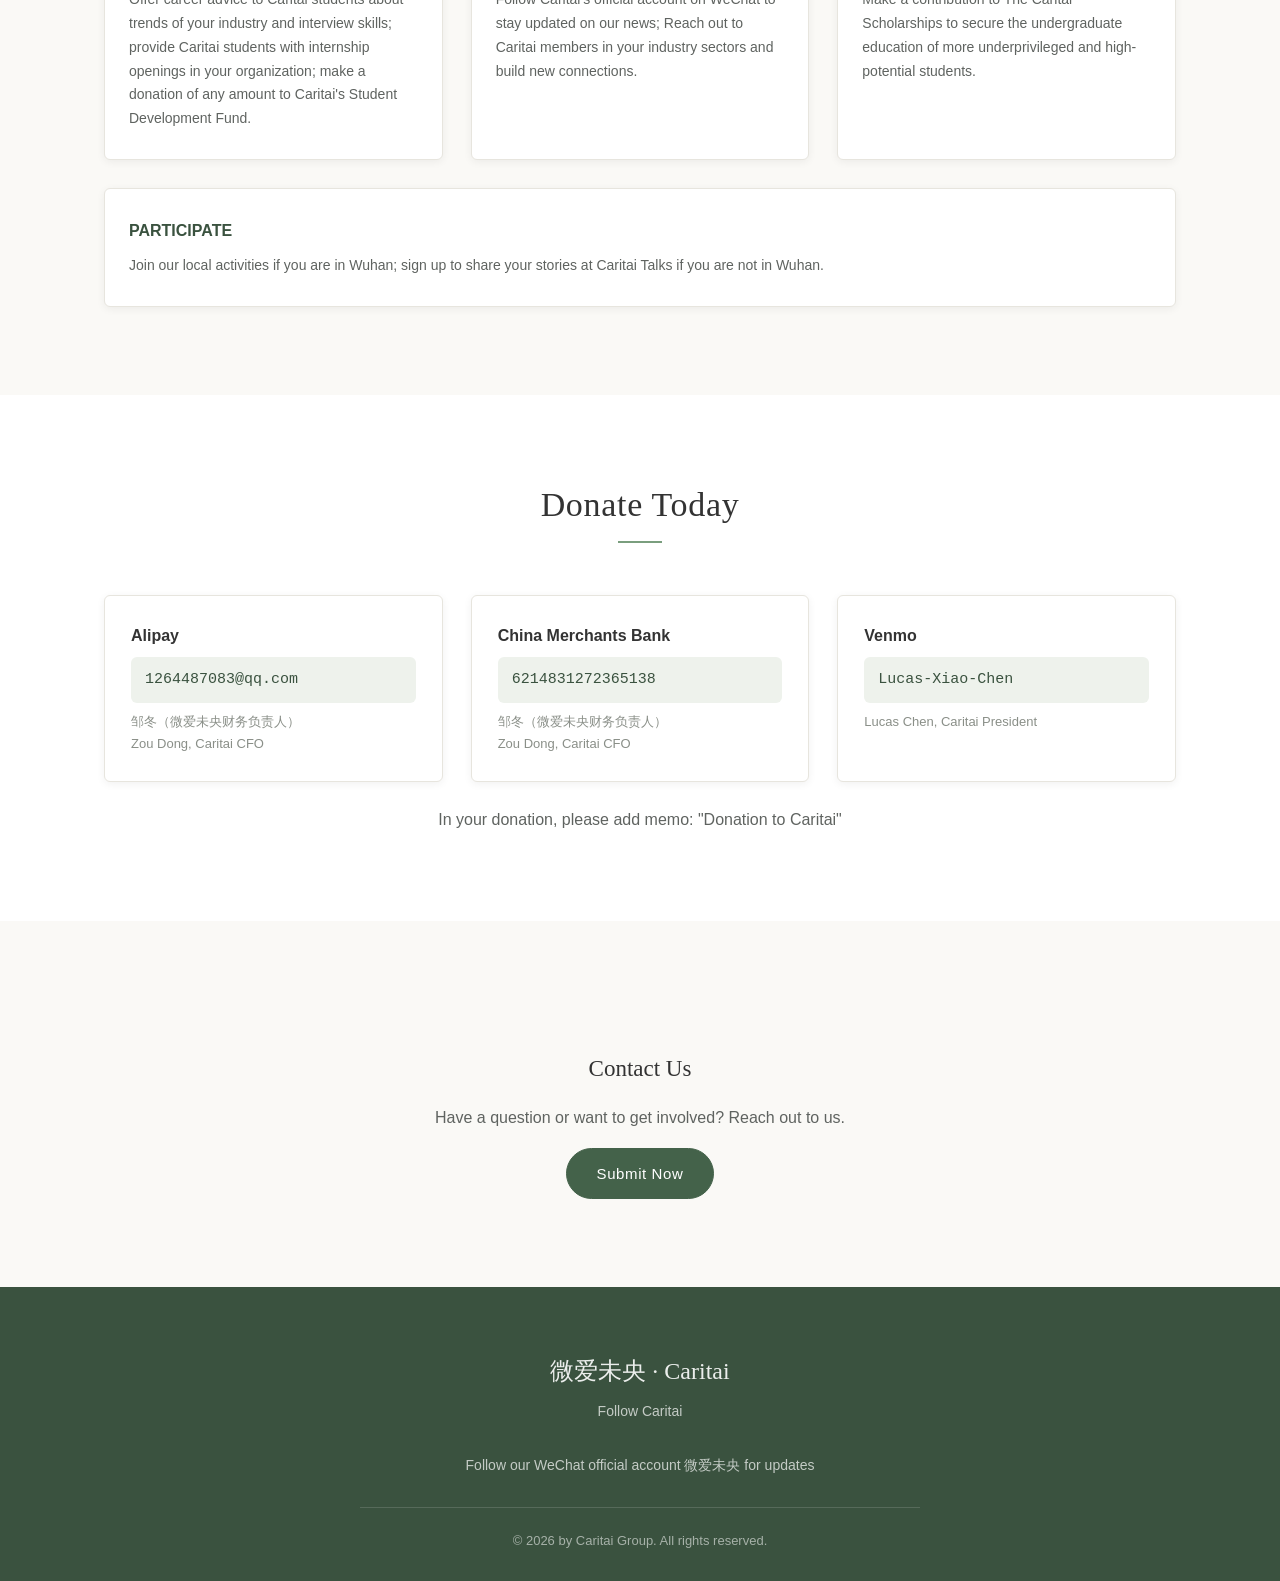
<file: eng-support.html>
<!DOCTYPE html>
<html lang="en" data-page="support" data-lang="en">
<head>
<meta charset="UTF-8">
<meta name="viewport" content="width=device-width, initial-scale=1.0">
<title>Support Us | Caritai</title>
<meta name="description" content="Support Caritai through donations, connecting with our community, or leading and mentoring our students.">
<link rel="stylesheet" href="css/style.css">
</head>
<body>

<header class="site-header">
  <div class="container">
    <nav class="nav" id="nav"></nav>
  </div>
</header>

<main>
  <section class="page-hero">
    <div class="container">
      <span class="eyebrow">Support</span>
      <h1>Support Us</h1>
      <p>Join our growing community</p>
    </div>
  </section>

  <!-- 引言 -->
  <section class="section">
    <div class="container">
      <div class="prose">
        <p>Does our community's mission resonate with you? Do you have a passion for supporting under-served students, and improving educational equality? If so, we invite you to join our growing community.</p>
        <p>In 2017, Caritai launched its first public fundraising campaign and exceeded its goal of CNY 15,000 (USD 2,360) through a total of 69 donations. Thanks to this generous support, we were able to double our number of scholarship recipients. This result has been a tremendous inspiration to the Caritai community, and has affirmed our commitment to our ongoing mission no matter what difficulties we face. We have no doubt that with continued public support, Caritai will be able to impact the lives of more and more students in the future.</p>
      </div>
    </div>
  </section>

  <!-- 继续支持 -->
  <section class="section" style="background:#fff;">
    <div class="container">
      <div class="section-head">
        <h2 class="section-title en">How will Caritai continue to support students?</h2>
        <div class="section-divider"></div>
      </div>
      <div class="card-row">
        <div class="info-card">
          <h4>EXPERTISE</h4>
          <p>We will build a stronger team and apply up-to-date research to our practices.</p>
        </div>
        <div class="info-card">
          <h4>FUNCTION</h4>
          <p>We will add career service to our existing support and help students connect with employers.</p>
        </div>
        <div class="info-card">
          <h4>SCALE</h4>
          <p>We will establish partnerships with more universities.</p>
        </div>
      </div>
    </div>
  </section>

  <!-- 你能怎样 -->
  <section class="section">
    <div class="container">
      <div class="section-head">
        <h2 class="section-title en">How can you support the Caritai community?</h2>
        <div class="section-divider"></div>
      </div>
      <div class="card-row">
        <div class="info-card">
          <h4>LEAD</h4>
          <p>Offer career advice to Caritai students about trends of your industry and interview skills; provide Caritai students with internship openings in your organization; make a donation of any amount to Caritai's Student Development Fund.</p>
        </div>
        <div class="info-card">
          <h4>CONNECT</h4>
          <p>Follow Caritai's official account on WeChat to stay updated on our news; Reach out to Caritai members in your industry sectors and build new connections.</p>
        </div>
        <div class="info-card">
          <h4>DONATE</h4>
          <p>Make a contribution to The Caritai Scholarships to secure the undergraduate education of more underprivileged and high-potential students.</p>
        </div>
      </div>
      <div class="card-row" style="margin-top:28px;grid-template-columns:1fr;">
        <div class="info-card">
          <h4>PARTICIPATE</h4>
          <p>Join our local activities if you are in Wuhan; sign up to share your stories at Caritai Talks if you are not in Wuhan.</p>
        </div>
      </div>
    </div>
  </section>

  <!-- 捐赠方式 -->
  <section class="section" style="background:#fff;" id="donate">
    <div class="container">
      <div class="section-head">
        <h2 class="section-title en">Donate Today</h2>
        <div class="section-divider"></div>
      </div>
      <div class="card-row">
        <div class="donate-card">
          <h4>Alipay</h4>
          <div class="pay-account">1264487083@qq.com</div>
          <p class="meta">邹冬（微爱未央财务负责人）<br>Zou Dong, Caritai CFO</p>
        </div>
        <div class="donate-card">
          <h4>China Merchants Bank</h4>
          <div class="pay-account">6214831272365138</div>
          <p class="meta">邹冬（微爱未央财务负责人）<br>Zou Dong, Caritai CFO</p>
        </div>
        <div class="donate-card">
          <h4>Venmo</h4>
          <div class="pay-account">Lucas-Xiao-Chen</div>
          <p class="meta">Lucas Chen, Caritai President</p>
        </div>
      </div>
      <p style="text-align:center;margin-top:24px;color:var(--ink-soft);">In your donation, please add memo: &quot;Donation to Caritai&quot;</p>
    </div>
  </section>

  <!-- 联系我们 -->
  <section class="section">
    <div class="container">
      <div class="prose" style="text-align:center;">
        <h3>Contact Us</h3>
        <p>Have a question or want to get involved? Reach out to us.</p>
        <a class="btn btn-solid" href="mailto:CaritaiWeiai2013@gmail.com">Submit Now</a>
      </div>
    </div>
  </section>
</main>

<footer class="site-footer" id="footer"></footer>
<script src="js/main.js"></script>
</body>
</html>
</file>
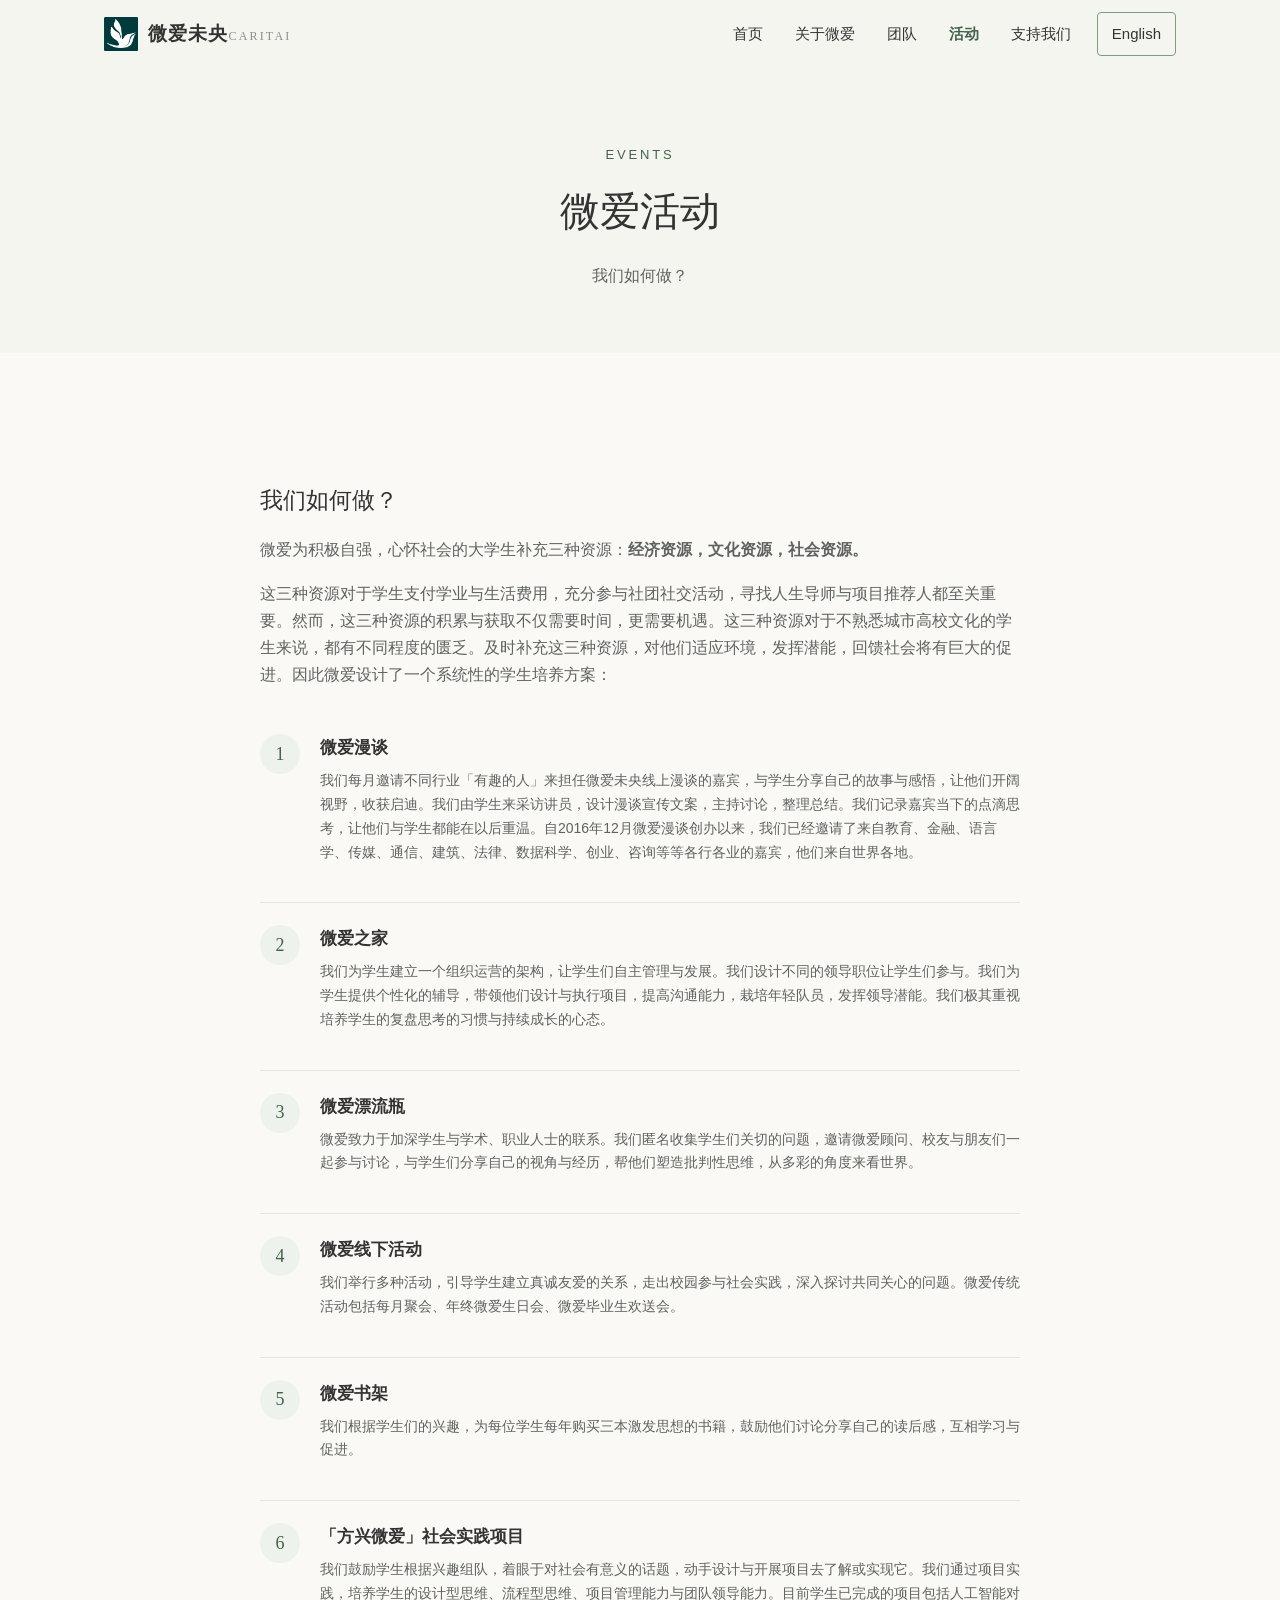
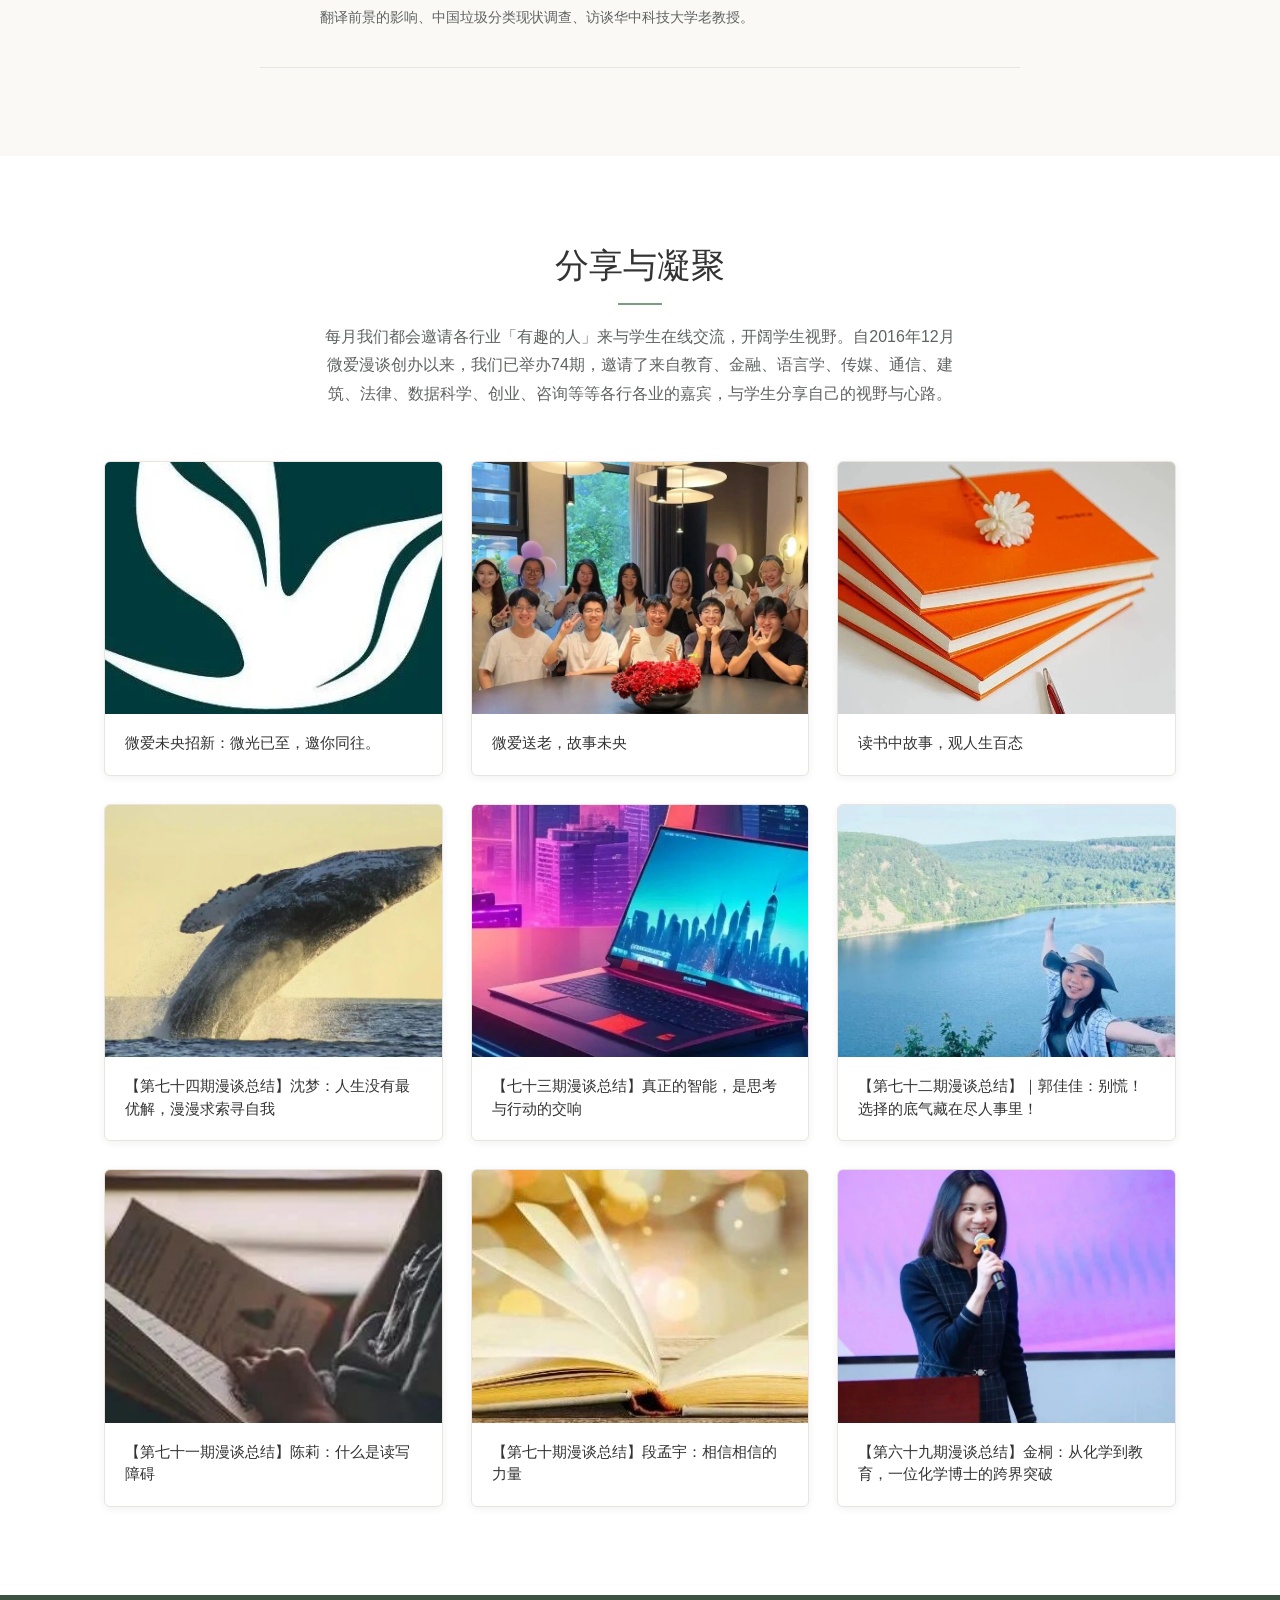
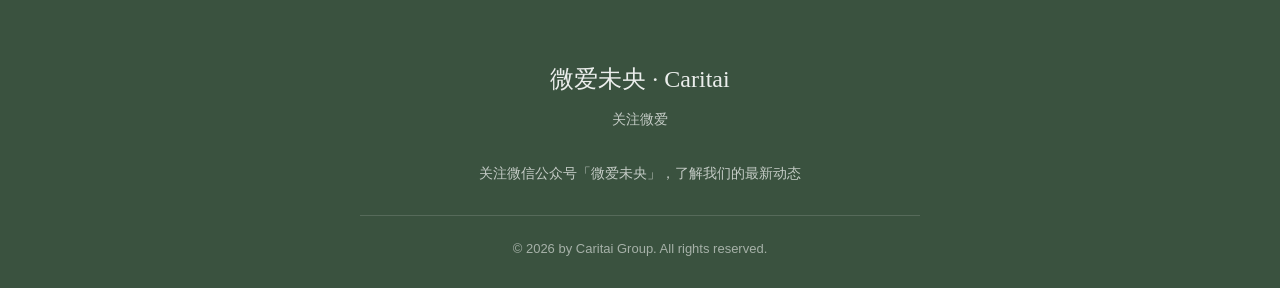
<file: events.html>
<!DOCTYPE html>
<html lang="zh-CN" data-page="events" data-lang="zh">
<head>
<meta charset="UTF-8">
<meta name="viewport" content="width=device-width, initial-scale=1.0">
<title>活动 | 微爱未央 Caritai</title>
<meta name="description" content="微爱活动：微爱漫谈、微爱之家、微爱漂流瓶、微爱线下活动、微爱书架与方兴微爱社会实践项目。">
<link rel="stylesheet" href="css/style.css">
</head>
<body>

<header class="site-header">
  <div class="container">
    <nav class="nav" id="nav"></nav>
  </div>
</header>

<main>
  <section class="page-hero">
    <div class="container">
      <span class="eyebrow">Events</span>
      <h1>微爱活动</h1>
      <p>我们如何做？</p>
    </div>
  </section>

  <!-- 微爱模式 -->
  <section class="section">
    <div class="container">
      <div class="prose">
        <h3>我们如何做？</h3>
        <p>微爱为积极自强，心怀社会的大学生补充三种资源：<strong>经济资源，文化资源，社会资源。</strong></p>
        <p>这三种资源对于学生支付学业与生活费用，充分参与社团社交活动，寻找人生导师与项目推荐人都至关重要。然而，这三种资源的积累与获取不仅需要时间，更需要机遇。这三种资源对于不熟悉城市高校文化的学生来说，都有不同程度的匮乏。及时补充这三种资源，对他们适应环境，发挥潜能，回馈社会将有巨大的促进。因此微爱设计了一个系统性的学生培养方案：</p>

        <div class="event-list" style="margin-top:24px;">
          <div class="event-item">
            <div>
              <h4>微爱漫谈</h4>
              <p>我们每月邀请不同行业「有趣的人」来担任微爱未央线上漫谈的嘉宾，与学生分享自己的故事与感悟，让他们开阔视野，收获启迪。我们由学生来采访讲员，设计漫谈宣传文案，主持讨论，整理总结。我们记录嘉宾当下的点滴思考，让他们与学生都能在以后重温。自2016年12月微爱漫谈创办以来，我们已经邀请了来自教育、金融、语言学、传媒、通信、建筑、法律、数据科学、创业、咨询等等各行各业的嘉宾，他们来自世界各地。</p>
            </div>
          </div>
          <div class="event-item">
            <div>
              <h4>微爱之家</h4>
              <p>我们为学生建立一个组织运营的架构，让学生们自主管理与发展。我们设计不同的领导职位让学生们参与。我们为学生提供个性化的辅导，带领他们设计与执行项目，提高沟通能力，栽培年轻队员，发挥领导潜能。我们极其重视培养学生的复盘思考的习惯与持续成长的心态。</p>
            </div>
          </div>
          <div class="event-item">
            <div>
              <h4>微爱漂流瓶</h4>
              <p>微爱致力于加深学生与学术、职业人士的联系。我们匿名收集学生们关切的问题，邀请微爱顾问、校友与朋友们一起参与讨论，与学生们分享自己的视角与经历，帮他们塑造批判性思维，从多彩的角度来看世界。</p>
            </div>
          </div>
          <div class="event-item">
            <div>
              <h4>微爱线下活动</h4>
              <p>我们举行多种活动，引导学生建立真诚友爱的关系，走出校园参与社会实践，深入探讨共同关心的问题。微爱传统活动包括每月聚会、年终微爱生日会、微爱毕业生欢送会。</p>
            </div>
          </div>
          <div class="event-item">
            <div>
              <h4>微爱书架</h4>
              <p>我们根据学生们的兴趣，为每位学生每年购买三本激发思想的书籍，鼓励他们讨论分享自己的读后感，互相学习与促进。</p>
            </div>
          </div>
          <div class="event-item">
            <div>
              <h4>「方兴微爱」社会实践项目</h4>
              <p>我们鼓励学生根据兴趣组队，着眼于对社会有意义的话题，动手设计与开展项目去了解或实现它。我们通过项目实践，培养学生的设计型思维、流程型思维、项目管理能力与团队领导能力。目前学生已完成的项目包括人工智能对翻译前景的影响、中国垃圾分类现状调查、访谈华中科技大学老教授。</p>
            </div>
          </div>
        </div>
      </div>
    </div>
  </section>

  <!-- 分享与凝聚 -->
  <section class="section" style="background:#fff;">
    <div class="container">
      <div class="section-head">
        <h2 class="section-title">分享与凝聚</h2>
        <div class="section-divider"></div>
        <p class="section-lead">每月我们都会邀请各行业「有趣的人」来与学生在线交流，开阔学生视野。自2016年12月微爱漫谈创办以来，我们已举办74期，邀请了来自教育、金融、语言学、传媒、通信、建筑、法律、数据科学、创业、咨询等等各行各业的嘉宾，与学生分享自己的视野与心路。</p>
      </div>
      <div class="news-grid">
        <a class="news-card" href="https://mp.weixin.qq.com/s/balibURBcczDpcS0rTQmPw" target="_blank" rel="noopener">
          <div class="news-thumb"><img src="assets/pages/events_10.jpg" alt="微爱未央招新" loading="lazy"></div>
          <div class="news-body"><div class="news-title">微爱未央招新：微光已至，邀你同往。</div></div>
        </a>
        <a class="news-card" href="https://mp.weixin.qq.com/s/r7K16nLIm8EWXpE8fSPCCg" target="_blank" rel="noopener">
          <div class="news-thumb"><img src="assets/pages/events_11.jpg" alt="微爱送老" loading="lazy"></div>
          <div class="news-body"><div class="news-title">微爱送老，故事未央</div></div>
        </a>
        <a class="news-card" href="https://mp.weixin.qq.com/s/TCPxrvka7h6D-lEwPCgY2A" target="_blank" rel="noopener">
          <div class="news-thumb"><img src="assets/pages/events_12.jpg" alt="微爱读书会" loading="lazy"></div>
          <div class="news-body"><div class="news-title">读书中故事，观人生百态</div></div>
        </a>
        <a class="news-card" href="https://mp.weixin.qq.com/s/c7nZot2fseHrwGlYCevPbw" target="_blank" rel="noopener">
          <div class="news-thumb"><img src="assets/pages/events_13.jpg" alt="第七十四期漫谈总结" loading="lazy"></div>
          <div class="news-body"><div class="news-title">【第七十四期漫谈总结】沈梦：人生没有最优解，漫漫求索寻自我</div></div>
        </a>
        <a class="news-card" href="https://mp.weixin.qq.com/s/SyvZ1BKLvP7kO9WJv7mDYw" target="_blank" rel="noopener">
          <div class="news-thumb"><img src="assets/pages/events_15.jpg" alt="第七十三期漫谈总结" loading="lazy"></div>
          <div class="news-body"><div class="news-title">【七十三期漫谈总结】真正的智能，是思考与行动的交响</div></div>
        </a>
        <a class="news-card" href="https://mp.weixin.qq.com/s/G4HsUP7BuJzunibqcmYxPg" target="_blank" rel="noopener">
          <div class="news-thumb"><img src="assets/pages/events_17.jpg" alt="第七十二期漫谈总结" loading="lazy"></div>
          <div class="news-body"><div class="news-title">【第七十二期漫谈总结】｜郭佳佳：别慌！选择的底气藏在尽人事里！</div></div>
        </a>
        <a class="news-card" href="https://mp.weixin.qq.com/s/k024VwPIhWuQVT4IUnrxKw" target="_blank" rel="noopener">
          <div class="news-thumb"><img src="assets/pages/events_22.jpg" alt="第七十一期漫谈总结" loading="lazy"></div>
          <div class="news-body"><div class="news-title">【第七十一期漫谈总结】陈莉：什么是读写障碍</div></div>
        </a>
        <a class="news-card" href="https://mp.weixin.qq.com/s/V0sjPCAcywLU9LtFtu__jQ" target="_blank" rel="noopener">
          <div class="news-thumb"><img src="assets/pages/events_23.jpg" alt="第七十期漫谈总结" loading="lazy"></div>
          <div class="news-body"><div class="news-title">【第七十期漫谈总结】段孟宇：相信相信的力量</div></div>
        </a>
        <a class="news-card" href="https://mp.weixin.qq.com/s/FWQqP68Fqor5gVHJUPcM7Q" target="_blank" rel="noopener">
          <div class="news-thumb"><img src="assets/pages/events_19.jpg" alt="第六十九期漫谈总结" loading="lazy"></div>
          <div class="news-body"><div class="news-title">【第六十九期漫谈总结】金桐：从化学到教育，一位化学博士的跨界突破</div></div>
        </a>
      </div>
    </div>
  </section>
</main>

<footer class="site-footer" id="footer"></footer>
<script src="js/main.js"></script>
</body>
</html>
</file>
<file: css/style.css>
/* ==========================================================================
   微爱未央 Caritai —— 全局样式
   配色取自原站：鼠尾草绿 + 米白，克制的人文主义风格
   ========================================================================== */

:root {
  --green: #5a7c5a;
  --green-deep: #44624a;
  --green-dark: #3a523f;
  --green-light: #7a9e7e;
  --green-pale: #eef2ec;
  --cream: #faf9f6;
  --cream-warm: #f5f5f0;
  --ink: #333333;
  --ink-soft: #5f6360;
  --ink-muted: #8a8f88;
  --white: #ffffff;
  --line: #e7e5de;

  --serif: Georgia, "Songti SC", "STSong", "SimSun", "Noto Serif SC", serif;
  --sans: -apple-system, BlinkMacSystemFont, "Segoe UI", "PingFang SC",
          "Hiragino Sans GB", "Microsoft YaHei", "Helvetica Neue", Arial, sans-serif;

  --maxw: 1120px;
  --radius: 6px;
  --shadow-sm: 0 2px 8px rgba(0, 0, 0, 0.06);
  --shadow-md: 0 10px 30px rgba(0, 0, 0, 0.10);
}

* { margin: 0; padding: 0; box-sizing: border-box; }

html { scroll-behavior: smooth; }

body {
  font-family: var(--sans);
  color: var(--ink);
  background: var(--cream);
  line-height: 1.7;
  -webkit-font-smoothing: antialiased;
  text-rendering: optimizeLegibility;
}

img { display: block; max-width: 100%; }
a { color: inherit; text-decoration: none; }
ul, ol { list-style: none; }

.container {
  width: 100%;
  max-width: var(--maxw);
  margin: 0 auto;
  padding: 0 24px;
}

/* ==========================================================================
   导航栏
   ========================================================================== */
.site-header {
  position: fixed;
  top: 0; left: 0; right: 0;
  z-index: 100;
  transition: background .3s ease, box-shadow .3s ease;
}

.site-header.scrolled {
  background: rgba(250, 249, 246, .96);
  box-shadow: 0 1px 0 var(--line);
}

.nav {
  display: flex;
  align-items: center;
  justify-content: space-between;
  height: 68px;
}

.brand {
  display: flex;
  align-items: center;
  gap: 10px;
  font-family: var(--serif);
  font-size: 19px;
  letter-spacing: .06em;
  color: var(--ink);
}

.brand img { height: 34px; width: 34px; object-fit: contain; }
.brand .brand-zh { font-weight: 600; }
.brand .brand-en { font-size: 12px; color: var(--ink-muted); letter-spacing: .18em; }

.nav-links {
  display: flex;
  align-items: center;
  gap: 4px;
}

.nav-links a {
  display: inline-block;
  padding: 8px 14px;
  font-size: 15px;
  color: var(--ink);
  border-radius: 4px;
  transition: color .2s ease, background .2s ease;
}

.nav-links a:hover { color: var(--green-deep); background: var(--green-pale); }
.nav-links a.active { color: var(--green-deep); font-weight: 600; }

.nav-lang {
  margin-left: 8px;
  padding: 7px 14px;
  font-size: 13px;
  color: var(--green-deep);
  border: 1px solid var(--green-light);
  border-radius: 999px;
  transition: background .2s ease, color .2s ease;
}

.nav-lang:hover { background: var(--green-deep); color: #fff; }

.nav-toggle {
  display: none;
  flex-direction: column;
  gap: 5px;
  padding: 8px;
  background: none;
  border: 0;
  cursor: pointer;
}

.nav-toggle span {
  width: 22px; height: 2px;
  background: var(--ink);
  transition: transform .25s ease, opacity .25s ease;
}

/* ==========================================================================
   Hero 首屏
   ========================================================================== */
.hero {
  position: relative;
  min-height: 88vh;
  display: flex;
  align-items: center;
  color: #fff;
  background-size: cover;
  background-position: center;
  overflow: hidden;
}

.hero::before {
  content: "";
  position: absolute;
  inset: 0;
  background: linear-gradient(180deg, rgba(0,0,0,.18) 0%, rgba(0,0,0,.42) 100%);
  z-index: 1;
}

.hero-video {
  position: absolute;
  inset: 0;
  width: 100%;
  height: 100%;
  object-fit: cover;
  z-index: 0;
}

.hero .container { position: relative; z-index: 2; }

.hero-content { max-width: 660px; padding-top: 40px; }

.hero h1 {
  font-family: var(--serif);
  font-size: 52px;
  line-height: 1.22;
  font-weight: 500;
  letter-spacing: .02em;
  margin-bottom: 16px;
}

.hero .hero-sub {
  font-size: 18px;
  line-height: 1.7;
  color: rgba(255,255,255,.92);
  margin-bottom: 28px;
}

.btn {
  display: inline-block;
  padding: 12px 30px;
  font-size: 15px;
  letter-spacing: .04em;
  color: #fff;
  border: 1.5px solid rgba(255,255,255,.85);
  border-radius: 999px;
  cursor: pointer;
  transition: background .2s ease, color .2s ease, border-color .2s ease;
}

.btn:hover { background: #fff; color: var(--green-dark); border-color: #fff; }

.btn-solid {
  background: var(--green-deep);
  border-color: var(--green-deep);
  color: #fff;
}
.btn-solid:hover { background: var(--green-dark); border-color: var(--green-dark); color: #fff; }

/* ==========================================================================
   通用区块
   ========================================================================== */
.section { padding: 88px 0; }
.section-tight { padding: 60px 0; }

.section-head {
  text-align: center;
  max-width: 640px;
  margin: 0 auto 52px;
}

.section-title {
  font-family: var(--serif);
  font-size: 34px;
  line-height: 1.3;
  font-weight: 500;
  color: var(--ink);
  margin-bottom: 14px;
}

.section-title.en { letter-spacing: .02em; }

.section-lead {
  font-size: 16px;
  color: var(--ink-soft);
  line-height: 1.8;
}

.eyebrow {
  display: inline-block;
  font-size: 13px;
  letter-spacing: .22em;
  text-transform: uppercase;
  color: var(--green-deep);
  margin-bottom: 12px;
}

.section-divider {
  width: 44px; height: 2px;
  background: var(--green-light);
  margin: 14px auto 18px;
}

/* ==========================================================================
   三列理念卡片
   ========================================================================== */
.values {
  display: grid;
  grid-template-columns: repeat(3, 1fr);
  gap: 32px;
}

.value-card {
  text-align: center;
  padding: 14px 10px;
}

.value-card .value-icon {
  width: 60px; height: 60px;
  margin: 0 auto 18px;
  border-radius: 50%;
  background: var(--green-pale);
  display: flex;
  align-items: center;
  justify-content: center;
  font-family: var(--serif);
  font-size: 24px;
  color: var(--green-deep);
}

.value-card h3 {
  font-family: var(--serif);
  font-size: 22px;
  font-weight: 500;
  margin-bottom: 12px;
  color: var(--ink);
}

.value-card p {
  font-size: 15px;
  color: var(--ink-soft);
  line-height: 1.75;
}

/* ==========================================================================
   图文交替区
   ========================================================================== */
.split {
  display: grid;
  grid-template-columns: 1fr 1fr;
  gap: 56px;
  align-items: center;
}

.split.reverse .split-media { order: 2; }
.split.reverse .split-body { order: 1; }

.split-media img {
  width: 100%;
  border-radius: var(--radius);
  object-fit: cover;
  box-shadow: var(--shadow-sm);
}

.split-body h2 {
  font-family: var(--serif);
  font-size: 28px;
  font-weight: 500;
  margin-bottom: 20px;
}

.split-body p { color: var(--ink-soft); margin-bottom: 16px; }

.split-body .point {
  display: flex;
  gap: 12px;
  margin: 14px 0;
  font-size: 15px;
  color: var(--ink);
}

.split-body .point strong { color: var(--green-deep); font-weight: 600; min-width: 88px; }

/* ==========================================================================
   新闻卡片网格
   ========================================================================== */
.news-grid {
  display: grid;
  grid-template-columns: repeat(3, 1fr);
  gap: 28px;
}

.news-card {
  background: #fff;
  border-radius: var(--radius);
  overflow: hidden;
  box-shadow: var(--shadow-sm);
  transition: transform .25s ease, box-shadow .25s ease;
  border: 1px solid var(--line);
}

.news-card:hover {
  transform: translateY(-4px);
  box-shadow: var(--shadow-md);
}

.news-card .news-thumb {
  aspect-ratio: 4 / 3;
  overflow: hidden;
  background: var(--cream-warm);
}

.news-card .news-thumb img {
  width: 100%; height: 100%;
  object-fit: cover;
  transition: transform .4s ease;
}

.news-card:hover .news-thumb img { transform: scale(1.05); }

.news-card .news-body { padding: 18px 20px 20px; }

.news-card .news-title {
  font-size: 15px;
  line-height: 1.5;
  color: var(--ink);
  font-weight: 500;
}

/* ==========================================================================
   分隔色条
   ========================================================================== */
.ribbon {
  height: 10px;
  background: var(--green);
}

/* ==========================================================================
   页脚
   ========================================================================== */
.site-footer {
  background: var(--green-dark);
  color: rgba(255,255,255,.9);
  padding: 64px 0 28px;
}

.footer-inner { text-align: center; max-width: 560px; margin: 0 auto; }

.footer-title {
  font-family: var(--serif);
  font-size: 24px;
  font-weight: 400;
  margin-bottom: 8px;
}

.footer-sub {
  font-size: 14px;
  color: rgba(255,255,255,.7);
  margin-bottom: 30px;
}

.footer-copy {
  font-size: 13px;
  color: rgba(255,255,255,.55);
  border-top: 1px solid rgba(255,255,255,.14);
  padding-top: 22px;
}

/* ==========================================================================
   团队页
   ========================================================================== */
.page-hero {
  padding: 140px 0 64px;
  background: var(--cream-warm);
  text-align: center;
}

.page-hero h1 {
  font-family: var(--serif);
  font-size: 40px;
  font-weight: 500;
  margin-bottom: 16px;
}

.page-hero p {
  max-width: 680px;
  margin: 0 auto;
  color: var(--ink-soft);
  font-size: 16px;
}

.team-group { padding: 56px 0; }
.team-group:nth-child(even) { background: #fff; }

.team-group-head {
  text-align: center;
  max-width: 640px;
  margin: 0 auto 44px;
}

.team-group-head h2 {
  font-family: var(--serif);
  font-size: 27px;
  font-weight: 500;
  margin-bottom: 10px;
}

.team-group-head p { color: var(--ink-soft); font-size: 15px; }

.team-grid {
  display: grid;
  grid-template-columns: repeat(4, 1fr);
  gap: 40px 32px;
}

.team-member {
  display: flex;
  flex-direction: column;
  align-items: center;
  gap: 12px;
  cursor: pointer;
  background: none;
  border: 0;
  font-family: inherit;
}

.team-avatar {
  width: 120px; height: 120px;
  border-radius: 50%;
  object-fit: cover;
  box-shadow: var(--shadow-sm);
  transition: transform .25s ease, box-shadow .25s ease;
  background: var(--green-pale);
}

.team-member:hover .team-avatar {
  transform: scale(1.06);
  box-shadow: var(--shadow-md);
}

.team-name {
  font-size: 15px;
  color: var(--ink);
  text-align: center;
  line-height: 1.4;
}

/* ==========================================================================
   成员详情弹窗
   ========================================================================== */
.modal-overlay {
  position: fixed;
  inset: 0;
  z-index: 200;
  display: flex;
  align-items: center;
  justify-content: center;
  padding: 24px;
  background: rgba(20, 30, 24, .55);
  opacity: 0;
  pointer-events: none;
  transition: opacity .28s ease;
}

.modal-overlay.open { opacity: 1; pointer-events: auto; }

.modal {
  width: 100%;
  max-width: 620px;
  max-height: 86vh;
  overflow-y: auto;
  background: #fff;
  border-radius: 12px;
  box-shadow: var(--shadow-md);
  padding: 44px 44px 40px;
  transform: translateY(18px) scale(.98);
  transition: transform .28s ease;
}

.modal-overlay.open .modal { transform: translateY(0) scale(1); }

.modal-close {
  position: absolute;
  top: 18px; right: 22px;
  width: 38px; height: 38px;
  border: 0;
  background: var(--cream-warm);
  border-radius: 50%;
  font-size: 20px;
  color: var(--ink);
  cursor: pointer;
  transition: background .2s ease;
}
.modal-close:hover { background: var(--green-pale); }

.modal { position: relative; }

.modal-head {
  display: flex;
  align-items: center;
  gap: 20px;
  margin-bottom: 28px;
  padding-bottom: 24px;
  border-bottom: 1px solid var(--line);
}

.modal-avatar {
  width: 84px; height: 84px;
  border-radius: 50%;
  object-fit: cover;
  flex-shrink: 0;
  background: var(--green-pale);
}

.modal-name { font-family: var(--serif); font-size: 24px; font-weight: 500; }
.modal-group { font-size: 14px; color: var(--green-deep); margin-top: 4px; }

.modal-field { margin-bottom: 22px; }

.modal-field .field-label {
  font-size: 14px;
  font-weight: 600;
  color: var(--green-dark);
  letter-spacing: .02em;
  margin-bottom: 8px;
}

.modal-field .field-value {
  font-size: 15px;
  color: var(--ink);
  line-height: 1.75;
  white-space: pre-line;
  overflow-wrap: break-word;
  word-break: break-word;
}

/* 里程碑（关于页） */
.milestones {
  display: flex;
  flex-wrap: wrap;
  justify-content: center;
  gap: 14px;
}

.milestone-btn {
  font-family: var(--serif);
  font-size: 20px;
  letter-spacing: .04em;
  padding: 10px 24px;
  background: transparent;
  color: var(--ink);
  border: 1.5px solid var(--line);
  border-radius: 999px;
  cursor: pointer;
  transition: background .2s ease, color .2s ease, border-color .2s ease;
}

.milestone-btn:hover {
  background: var(--green-deep);
  border-color: var(--green-deep);
  color: #fff;
}

.milestone-modal { max-width: 560px; }

.milestone-year {
  font-family: var(--serif);
  font-size: 40px;
  font-weight: 500;
  color: var(--green-deep);
  margin-bottom: 20px;
}

.milestone-items { list-style: none; }

.milestone-items li {
  position: relative;
  padding: 13px 0 13px 24px;
  font-size: 15px;
  line-height: 1.7;
  color: var(--ink);
  border-bottom: 1px solid var(--line);
}

.milestone-items li:last-child { border-bottom: 0; }

.milestone-items li::before {
  content: "";
  position: absolute;
  left: 2px;
  top: 23px;
  width: 7px;
  height: 7px;
  border-radius: 50%;
  background: var(--green-light);
}

/* ==========================================================================
   活动 / 支持 / 关于 通用
   ========================================================================== */
.prose { max-width: 760px; margin: 0 auto; }

.prose h3 {
  font-family: var(--serif);
  font-size: 23px;
  font-weight: 500;
  margin: 40px 0 16px;
  color: var(--ink);
}

.prose p { color: var(--ink-soft); margin-bottom: 16px; }

.prose ul.check li {
  position: relative;
  padding-left: 26px;
  margin-bottom: 12px;
  color: var(--ink-soft);
}
.prose ul.check li::before {
  content: "";
  position: absolute;
  left: 0; top: 8px;
  width: 8px; height: 8px;
  border-radius: 50%;
  background: var(--green-light);
}

.event-list { counter-reset: evt; }
.event-item {
  display: flex;
  gap: 20px;
  padding: 22px 0;
  border-bottom: 1px solid var(--line);
}
.event-item::before {
  counter-increment: evt;
  content: counter(evt);
  flex-shrink: 0;
  width: 40px; height: 40px;
  border-radius: 50%;
  background: var(--green-pale);
  color: var(--green-deep);
  font-family: var(--serif);
  font-size: 18px;
  display: flex;
  align-items: center;
  justify-content: center;
}
.event-item h4 { font-size: 17px; margin-bottom: 6px; }
.event-item p { font-size: 14px; color: var(--ink-soft); }

.card-row {
  display: grid;
  grid-template-columns: repeat(3, 1fr);
  gap: 28px;
}

.info-card {
  background: #fff;
  border: 1px solid var(--line);
  border-radius: var(--radius);
  padding: 28px 24px;
  box-shadow: var(--shadow-sm);
}

.info-card h4 { margin-bottom: 10px; color: var(--green-dark); }
.info-card p { font-size: 14px; color: var(--ink-soft); }

.donate-card {
  background: #fff;
  border: 1px solid var(--line);
  border-radius: var(--radius);
  padding: 26px;
  box-shadow: var(--shadow-sm);
}
.donate-card h4 { margin-bottom: 8px; }
.donate-card .pay-account {
  font-family: ui-monospace, "SFMono-Regular", Menlo, Consolas, monospace;
  font-size: 15px;
  color: var(--green-dark);
  background: var(--green-pale);
  padding: 10px 14px;
  border-radius: 6px;
  margin: 8px 0;
  word-break: break-all;
}
.donate-card .meta { font-size: 13px; color: var(--ink-muted); }

/* ==========================================================================
   讲座列表（活动页）
   ========================================================================== */
.talk-list { margin: 28px 0; }
.talk-item { padding: 20px 0; border-bottom: 1px solid var(--line); }
.talk-item:last-child { border-bottom: 0; }
.talk-meta {
  font-size: 13px;
  color: var(--green-deep);
  letter-spacing: .06em;
  text-transform: uppercase;
  margin-bottom: 6px;
}
.talk-topic {
  font-family: var(--serif);
  font-size: 19px;
  font-weight: 500;
  color: var(--ink);
}
.talk-speaker { font-size: 14px; color: var(--ink-soft); margin-top: 6px; line-height: 1.6; }

/* ==========================================================================
   响应式
   ========================================================================== */
@media (max-width: 900px) {
  .team-grid { grid-template-columns: repeat(3, 1fr); }
  .values, .news-grid, .card-row { grid-template-columns: repeat(2, 1fr); }
  .split { grid-template-columns: 1fr; gap: 36px; }
  .split.reverse .split-media { order: 0; }
  .hero h1 { font-size: 40px; }
}

@media (max-width: 640px) {
  .nav-links {
    position: fixed;
    top: 68px; left: 0; right: 0;
    flex-direction: column;
    align-items: stretch;
    background: #fff;
    box-shadow: var(--shadow-md);
    padding: 12px;
    display: none;
  }
  .nav-links.open { display: flex; }
  .nav-links a { padding: 12px 16px; }
  .nav-lang { margin: 10px 0 0; text-align: center; }
  .nav-toggle { display: flex; }

  .hero h1 { font-size: 32px; }
  .section-title { font-size: 27px; }
  .team-grid { grid-template-columns: repeat(2, 1fr); gap: 28px 16px; }
  .values, .news-grid, .card-row { grid-template-columns: 1fr; }
  .team-avatar { width: 100px; height: 100px; }
  .modal { padding: 32px 22px 28px; }
  .modal-head { flex-direction: column; text-align: center; }
}
</file>
